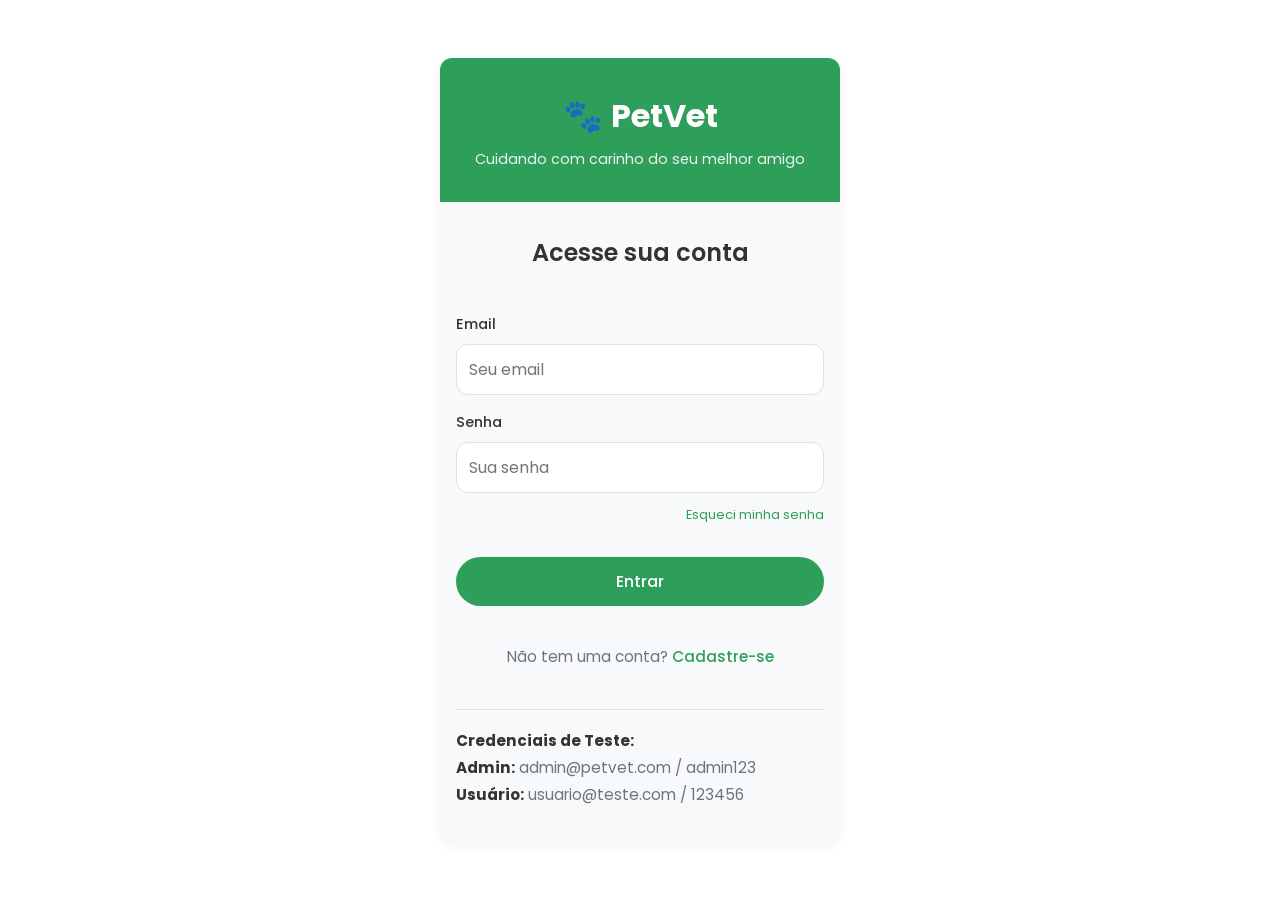
<file: index.html>
<!DOCTYPE html>
<html lang="pt-BR">
<head>
  <meta charset="UTF-8" />
  <meta name="viewport" content="width=device-width, initial-scale=1.0" />
  <title>PetVet - Tela Inicial</title>
  <link rel="icon" type="image/x-icon" href="favicon.ico" />
  <link rel="preconnect" href="https://fonts.googleapis.com" />
  <link rel="preconnect" href="https://fonts.gstatic.com" crossorigin />
  <link href="https://fonts.googleapis.com/css2?family=Poppins:wght@300;400;500;600;700&display=swap" rel="stylesheet" />
  <link rel="stylesheet" href="styles.css" />
  <style>
    :root {
      --cor-fundo: #ffffff;
      --cor-texto: #333333;
      --cor-primaria: #2e9e5b;
      --cor-primaria-hover: #25844c;
      --cor-primaria-clara: #e6f4ed;
      --cor-secundaria: #3aa0b9;
      --cor-borda: #e0e0e0;
      --cor-cartao: #f8f9fa;
      --cor-cartao-borda: #e9ecef;
      --cor-erro: #e74c3c;
      --cor-texto-suave: #6c757d;
      --sombra: rgba(0,0,0,.05);
      --sombra-hover: rgba(0,0,0,.1);
      --raio-borda: 12px;
      --espaco-sm: .5rem;
      --espaco-md: 1rem;
      --espaco-lg: 1.5rem;
      --transicao-rapida: .2s ease;
      --transicao-media: .3s ease;
    }

    body.escuro {
      --cor-fundo: #121212;
      --cor-texto: #f8f9fa;
      --cor-primaria: #3eb370;
      --cor-primaria-hover: #4cc985;
      --cor-primaria-clara: #1a3a2a;
      --cor-secundaria: #4db8d5;
      --cor-borda: #333333;
      --cor-cartao: #1e1e1e;
      --cor-cartao-borda: #333333;
      --cor-texto-suave: #adb5bd;
      --sombra: rgba(0,0,0,.2);
      --sombra-hover: rgba(0,0,0,.3);
    }

    *, *::before, *::after { box-sizing: border-box; margin: 0; padding: 0; }

    body {
      font-family: "Poppins", sans-serif;
      background-color: var(--cor-fundo);
      color: var(--cor-texto);
      line-height: 1.6;
      transition: background-color var(--transicao-media), color var(--transicao-media);
      -webkit-font-smoothing: antialiased;
    }

    .app {
      display: flex;
      flex-direction: column;
      min-height: 100vh;
    }

    .cabecalho {
      display: flex;
      align-items: center;
      justify-content: space-between;
      padding: var(--espaco-md);
      border-bottom: 1px solid var(--cor-borda);
      background-color: var(--cor-fundo);
      position: sticky;
      top: 0;
      z-index: 10;
      gap: var(--espaco-md);
    }

    .cabecalho h1 {
      font-size: 1.4rem;
      font-weight: 700;
      color: var(--cor-texto);
      margin: 0;
      line-height: 1;
    }

    .btn-sair-home {
      display: flex;
      align-items: center;
      gap: var(--espaco-sm);
      background-color: var(--cor-cartao);
      border: 1px solid var(--cor-borda);
      border-radius: 2rem;
      padding: .5rem 1rem;
      color: var(--cor-texto);
      font-family: "Poppins", sans-serif;
      font-size: .9rem;
      font-weight: 500;
      cursor: pointer;
      transition: all var(--transicao-rapida);
    }

    .btn-sair-home:hover {
      background-color: rgba(231,76,60,.1);
      color: var(--cor-erro);
      border-color: var(--cor-erro);
    }

    .btn-tema-home {
      width: 2.5rem;
      height: 2.5rem;
      border-radius: 50%;
      background: none;
      border: none;
      font-size: 1.2rem;
      display: flex;
      align-items: center;
      justify-content: center;
      cursor: pointer;
      transition: background-color var(--transicao-rapida);
    }

    .btn-tema-home:hover { background-color: var(--cor-cartao); }

    .conteudo-principal {
      flex: 1;
      padding: var(--espaco-md);
      width: 100%;
    }

    .grade-servicos {
      display: flex;
      flex-direction: column;
      gap: var(--espaco-md);
    }

    .coluna-servicos {
      display: flex;
      flex-direction: column;
      gap: var(--espaco-md);
    }

    @media (min-width: 768px) {
      .grade-servicos  { flex-direction: row; gap: var(--espaco-lg); }
      .coluna-servicos { flex: 1; }
    }

    .card-destaque {
      background-color: var(--cor-primaria-clara);
      border-radius: var(--raio-borda);
      padding: var(--espaco-lg);
      box-shadow: 0 2px 4px var(--sombra);
      border-left: 4px solid var(--cor-primaria);
      transition: all var(--transicao-media);
    }

    .card-destaque:hover {
      box-shadow: 0 4px 8px var(--sombra-hover);
      transform: translateY(-2px);
    }

    .card-servico {
      background-color: var(--cor-cartao);
      border: 1px solid var(--cor-cartao-borda);
      border-radius: var(--raio-borda);
      padding: var(--espaco-lg);
      box-shadow: 0 1px 3px var(--sombra);
      transition: all var(--transicao-media);
      cursor: pointer;
      min-height: 100px;
      display: flex;
      flex-direction: column;
      justify-content: center;
    }

    .card-servico:hover {
      box-shadow: 0 3px 6px var(--sombra-hover);
      transform: translateY(-2px);
    }

    .card-servico.card-secundario { border-left: 4px solid var(--cor-secundaria); cursor: default; }
    .card-api                     { border-left: 4px solid var(--cor-secundaria); }

    .titulo-card {
      display: flex;
      align-items: center;
      gap: var(--espaco-sm);
      font-size: 1.15rem;
      font-weight: 600;
      color: var(--cor-primaria);
      margin-bottom: var(--espaco-sm);
    }

    .titulo-servico {
      font-family: "Poppins", sans-serif;
      font-size: 1rem;
      font-weight: 600;
      margin-bottom: var(--espaco-sm);
      color: var(--cor-texto);
    }

    .descricao-card,
    .descricao-servico {
      font-family: "Poppins", sans-serif;
      font-size: .875rem;
      color: var(--cor-texto-suave);
      line-height: 1.45;
      margin-bottom: var(--espaco-md);
    }

    .botao-principal {
      font-family: "Poppins", sans-serif;
      background-color: var(--cor-primaria);
      color: #fff;
      border: none;
      border-radius: var(--raio-borda);
      padding: .8rem 1.5rem;
      font-size: 1rem;
      font-weight: 500;
      cursor: pointer;
      width: 100%;
      transition: background-color var(--transicao-rapida), transform var(--transicao-rapida);
    }

    .botao-principal:hover  { background-color: var(--cor-primaria-hover); transform: translateY(-1px); }
    .botao-principal:active { transform: scale(.98); }

    .carrossel {
      position: relative;
      overflow: hidden;
      border-radius: var(--raio-borda);
      margin-bottom: var(--espaco-lg);
      box-shadow: 0 2px 8px var(--sombra);
    }

    .carrossel-faixa {
      display: flex;
      transition: transform .45s ease;
    }

    .carrossel-slide {
      min-width: 100%;
      height: 195px;
      display: flex;
      flex-direction: column;
      align-items: center;
      justify-content: center;
      padding: var(--espaco-lg);
      text-align: center;
      user-select: none;
    }

    .carrossel-slide:nth-child(1) { background: linear-gradient(135deg,#2e9e5b,#1a7a43); }
    .carrossel-slide:nth-child(2) { background: linear-gradient(135deg,#3aa0b9,#1f7d99); }
    .carrossel-slide:nth-child(3) { background: linear-gradient(135deg,#7b52ab,#5a3888); }
    .carrossel-slide:nth-child(4) { background: linear-gradient(135deg,#e67e22,#c96b0f); }
    .carrossel-slide:nth-child(5) { background: linear-gradient(135deg,#e74c3c,#c0392b); }

    .slide-icone  { font-size: 2.5rem; margin-bottom: .4rem; line-height: 1; }
    .slide-titulo { font-family: "Poppins", sans-serif; font-size: 1.2rem; font-weight: 700; color: #fff; margin: 0 0 .3rem; }
    .slide-desc   { font-family: "Poppins", sans-serif; font-size: .875rem; color: rgba(255,255,255,.88); margin: 0; line-height: 1.4; }

    .carrossel-btn {
      position: absolute;
      top: 50%;
      transform: translateY(-50%);
      background: rgba(0,0,0,.3);
      border: none;
      color: #fff;
      width: 34px;
      height: 34px;
      border-radius: 50%;
      font-size: 1rem;
      cursor: pointer;
      display: flex;
      align-items: center;
      justify-content: center;
      transition: background var(--transicao-rapida);
      z-index: 2;
    }

    .carrossel-btn:hover { background: rgba(0,0,0,.55); }
    .carrossel-btn.prev  { left: 10px; }
    .carrossel-btn.next  { right: 10px; }

    .carrossel-pontos {
      position: absolute;
      bottom: 10px;
      left: 50%;
      transform: translateX(-50%);
      display: flex;
      gap: 6px;
    }

    .carrossel-pontos button {
      width: 8px;
      height: 8px;
      border-radius: 50%;
      border: none;
      padding: 0;
      background: rgba(255,255,255,.45);
      cursor: pointer;
      transition: background var(--transicao-rapida);
    }

    .carrossel-pontos button.ativo { background: #fff; }

    @media (min-width: 768px) {
      .carrossel-slide { height: 230px; }
      .slide-icone     { font-size: 3rem; }
      .slide-titulo    { font-size: 1.4rem; }
      .slide-desc      { font-size: .95rem; }
    }
  </style>
</head>
<body>
  <div class="app">

    <header class="cabecalho">
      <h1>🐾 PetVet</h1>
      <div style="display:flex;gap:1rem;align-items:center">
        <button class="btn-sair-home" onclick="sairPetVet()">
          <span>🚪</span>
          <span>Sair</span>
        </button>
        <button class="btn-tema-home" id="btn-tema" onclick="alternarTema()">🌙</button>
      </div>
    </header>

    <main class="conteudo-principal">

      <div class="carrossel" id="carrossel">
        <div class="carrossel-faixa" id="carrossel-faixa">
          <div class="carrossel-slide">
            <div class="slide-icone">🐾</div>
            <p class="slide-titulo">Bem-vindo ao PetVet</p>
            <p class="slide-desc">Cuidando com carinho do seu melhor amigo</p>
          </div>
          <div class="carrossel-slide">
            <div class="slide-icone">🩺</div>
            <p class="slide-titulo">Pronto Atendimento 24h</p>
            <p class="slide-desc">Veterinários disponíveis a qualquer hora para emergências</p>
          </div>
          <div class="carrossel-slide">
            <div class="slide-icone">💉</div>
            <p class="slide-titulo">Vacinação em Dia</p>
            <p class="slide-desc">Mantenha a carteira de vacinação do seu pet atualizada</p>
          </div>
          <div class="carrossel-slide">
            <div class="slide-icone">🔬</div>
            <p class="slide-titulo">Laboratório Completo</p>
            <p class="slide-desc">Exames rápidos com resultados online no mesmo dia</p>
          </div>
          <div class="carrossel-slide">
            <div class="slide-icone">🏥</div>
            <p class="slide-titulo">Internação e Cirurgia</p>
            <p class="slide-desc">Estrutura moderna com monitoramento contínuo</p>
          </div>
        </div>
        <button class="carrossel-btn prev" id="btn-prev" aria-label="Anterior">&#8592;</button>
        <button class="carrossel-btn next" id="btn-next" aria-label="Próximo">&#8594;</button>
        <div class="carrossel-pontos" id="carrossel-pontos"></div>
      </div>

      <div class="grade-servicos">

        <div class="coluna-servicos">
          <div class="card-destaque">
            <div class="titulo-card">
              <span>🩺</span> Pronto Atendimento
            </div>
            <p class="descricao-card">
              Seja atendido agora por um médico veterinário da Clínica Ricardo Duarte
            </p>
            <button class="botao-principal"
                    onclick="window.location.href='encontrar-veterinario.html'">
              Iniciar Atendimento
            </button>
          </div>

          <div class="card-servico"
               onclick="window.location.href='agendar-consulta.html'">
            <h3 class="titulo-servico">📅 Agendamento</h3>
            <p class="descricao-servico">Agende consultas, exames e outros serviços</p>
          </div>

          <div class="card-servico"
               onclick="window.location.href='resultados-exames.html'">
            <h3 class="titulo-servico">🔬 Resultados de Exames</h3>
            <p class="descricao-servico">Acesse e compartilhe seus resultados</p>
          </div>
        </div>

        <div class="coluna-servicos">
          <div class="card-servico card-secundario">
            <h2 class="titulo-card">
              <span>💚</span> Saúde do meu animal
            </h2>
            <p class="descricao-servico">Visualize o histórico médico completo do seu animal.</p>
          </div>

          <div class="card-servico"
               onclick="window.location.href='meu-prontuario.html'">
            <h3 class="titulo-servico">📋 Prontuário do seu Animal</h3>
            <p class="descricao-servico">Acompanhe documentos e tratamentos</p>
          </div>

          <div class="card-servico"
               onclick="window.location.href='importar-exames.html'">
            <h3 class="titulo-servico">📤 Importar Exames</h3>
            <p class="descricao-servico">Importe resultados de exames externos</p>
          </div>

          <div class="card-servico card-api"
               onclick="window.location.href='api-publica.html'">
            <h3 class="titulo-servico">🐕 Raças de Cães</h3>
            <p class="descricao-servico">Explore raças e fotos via API pública</p>
          </div>
        </div>

      </div>
    </main>
  </div>

  <script src="main.js"></script>
  <script>
    (function () {
      if (localStorage.getItem("petvet_tema") === "escuro") {
        document.body.classList.add("escuro");
      }
    })();

    function alternarTema() {
      document.body.classList.toggle("escuro");
      var escuro = document.body.classList.contains("escuro");
      localStorage.setItem("petvet_tema", escuro ? "escuro" : "claro");
      document.getElementById("btn-tema").textContent = escuro ? "☀️" : "🌙";
    }

    function sairPetVet() {
      localStorage.removeItem("petvet_usuario_logado");
      window.location.href = "login.html";
    }

    document.addEventListener("DOMContentLoaded", function () {
      var escuro = document.body.classList.contains("escuro");
      document.getElementById("btn-tema").textContent = escuro ? "☀️" : "🌙";

      if (window.petvet && !window.petvet.usuarioManager.estaLogado()) {
        window.location.href = "login.html";
        return;
      }

      initCarrossel();
    });

    function initCarrossel() {
      var faixa  = document.getElementById("carrossel-faixa");
      var slides = faixa.querySelectorAll(".carrossel-slide");
      var pontos = document.getElementById("carrossel-pontos");
      var total  = slides.length;
      var atual  = 0;
      var timer;

      slides.forEach(function (_, i) {
        var p = document.createElement("button");
        if (i === 0) p.classList.add("ativo");
        p.setAttribute("aria-label", "Slide " + (i + 1));
        p.addEventListener("click", function () { irParaSlide(i); reiniciarTimer(); });
        pontos.appendChild(p);
      });

      function irParaSlide(n) {
        atual = (n + total) % total;
        faixa.style.transform = "translateX(-" + (atual * 100) + "%)";
        pontos.querySelectorAll("button").forEach(function (p, i) {
          p.classList.toggle("ativo", i === atual);
        });
      }

      function avancar() { irParaSlide(atual + 1); }
      function voltar()  { irParaSlide(atual - 1); }

      function reiniciarTimer() {
        clearInterval(timer);
        timer = setInterval(avancar, 4000);
      }

      document.getElementById("btn-next").addEventListener("click", function () { avancar(); reiniciarTimer(); });
      document.getElementById("btn-prev").addEventListener("click", function () { voltar(); reiniciarTimer(); });

      var xInicio = 0;
      faixa.addEventListener("touchstart", function (e) { xInicio = e.touches[0].clientX; }, { passive: true });
      faixa.addEventListener("touchend", function (e) {
        var diff = xInicio - e.changedTouches[0].clientX;
        if (Math.abs(diff) > 40) { diff > 0 ? avancar() : voltar(); reiniciarTimer(); }
      });

      reiniciarTimer();
    }
  </script>
</body>
</html>
</file>
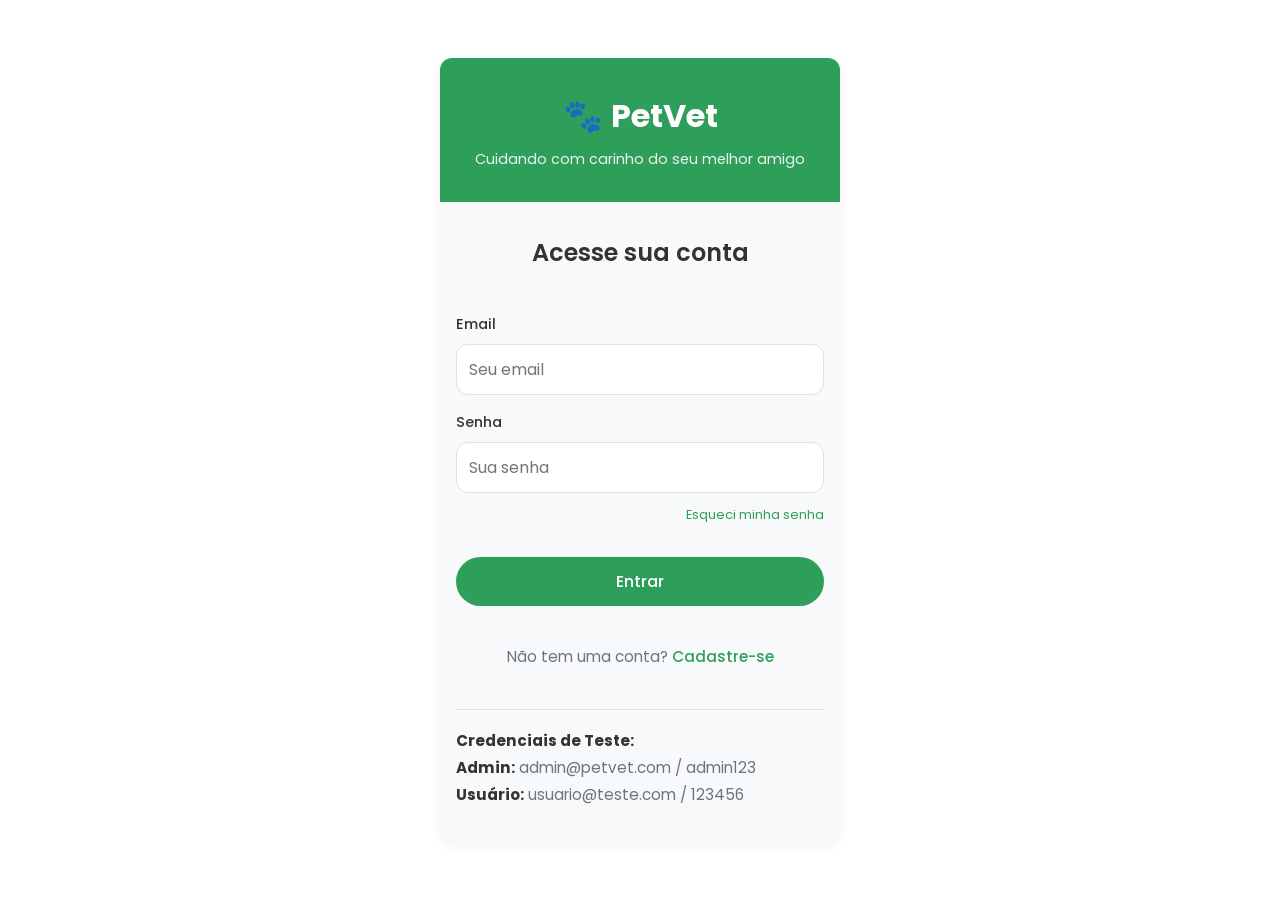
<file: admin-dashboard.html>
<!DOCTYPE html>
<html lang="pt-BR">
<head>
  <meta charset="UTF-8" />
  <meta name="viewport" content="width=device-width, initial-scale=1.0" />
  <title>PetVet - Painel Administrativo</title>
  <link rel="icon" type="image/x-icon" href="favicon.ico" />
  <link rel="stylesheet" href="styles.css" />
  <style>
    .dashboard-grid {
      display: grid;
      grid-template-columns: repeat(auto-fit, minmax(220px, 1fr));
      gap: var(--espaco-lg);
      margin-bottom: var(--espaco-lg);
    }

    .card-metrica {
      background-color: var(--cor-cartao);
      border-radius: var(--raio-borda);
      padding: var(--espaco-lg);
      box-shadow: 0 1px 3px var(--sombra);
      border-left: 4px solid var(--cor-primaria);
    }

    .card-metrica.consultas  { border-left-color: #3aa0b9; }
    .card-metrica.exames     { border-left-color: #f39c12; }
    .card-metrica.usuarios   { border-left-color: #27ae60; }
    .card-metrica.internacoes{ border-left-color: #e74c3c; }

    .metrica-icone   { font-size: 2rem; margin-bottom: var(--espaco-sm); }
    .metrica-titulo  { font-size: 0.9rem; color: var(--cor-texto-suave); margin: 0 0 var(--espaco-xs); text-transform: uppercase; }
    .metrica-valor   { font-size: 2rem; font-weight: 700; color: var(--cor-texto); margin: 0; }
    .metrica-mudanca { font-size: 0.85rem; color: var(--cor-sucesso); margin-top: var(--espaco-xs); }

    .abas {
      display: flex;
      gap: var(--espaco-md);
      margin-bottom: var(--espaco-lg);
      border-bottom: 2px solid var(--cor-borda);
      overflow-x: auto;
      -webkit-overflow-scrolling: touch;
    }

    .aba-botao {
      padding: var(--espaco-md) var(--espaco-lg);
      background: none;
      border: none;
      border-bottom: 3px solid transparent;
      color: var(--cor-texto-suave);
      cursor: pointer;
      font-weight: 600;
      transition: all var(--transicao-rapida);
      white-space: nowrap;
    }

    .aba-botao:hover   { color: var(--cor-primaria); }
    .aba-botao.ativo   { color: var(--cor-primaria); border-bottom-color: var(--cor-primaria); }

    .secao-aba         { display: none; }
    .secao-aba.ativa   { display: block; }

    .tabela-admin {
      width: 100%;
      border-collapse: collapse;
      background-color: var(--cor-cartao);
      border-radius: var(--raio-borda);
      overflow: hidden;
      box-shadow: 0 1px 3px var(--sombra);
    }

    .tabela-admin th {
      background-color: var(--cor-primaria-clara);
      color: var(--cor-texto);
      padding: 1rem;
      text-align: left;
      font-weight: 600;
    }

    .tabela-admin td {
      padding: 1rem;
      border-bottom: 1px solid var(--cor-borda);
      vertical-align: middle;
    }

    .tabela-admin tr:hover { background-color: var(--cor-fundo); }

    .botao-acao {
      padding: 0.4rem 0.8rem;
      border-radius: 4px;
      border: none;
      cursor: pointer;
      font-size: 0.85rem;
      font-family: "Poppins", sans-serif;
      margin-right: var(--espaco-xs);
      transition: all var(--transicao-rapida);
    }

    .botao-editar          { background-color: rgba(58,160,185,.2); color: var(--cor-secundaria); }
    .botao-editar:hover    { background-color: var(--cor-secundaria); color: white; }
    .botao-remover         { background-color: rgba(231,76,60,.2);  color: var(--cor-erro); }
    .botao-remover:hover   { background-color: var(--cor-erro);     color: white; }
    .botao-aprovar         { background-color: rgba(39,174,96,.2);  color: var(--cor-sucesso); }
    .botao-aprovar:hover   { background-color: var(--cor-sucesso);  color: white; }

    .status-badge {
      display: inline-block;
      padding: 0.35rem 0.8rem;
      border-radius: 20px;
      font-size: 0.8rem;
      font-weight: 600;
    }

    .status-ativo,
    .status-confirmado,
    .status-estavel      { background-color: rgba(39,174,96,.2);  color: var(--cor-sucesso); }
    .status-pendente,
    .status-recuperacao  { background-color: rgba(243,156,18,.2); color: var(--cor-aviso); }
    .status-inativo      { background-color: rgba(231,76,60,.2);  color: var(--cor-erro); }
    .status-processando  { background-color: rgba(58,160,185,.2); color: var(--cor-secundaria); }
    .secao-admin {
      background-color: var(--cor-cartao);
      border-radius: var(--raio-borda);
      padding: var(--espaco-lg);
      margin-bottom: var(--espaco-lg);
      box-shadow: 0 1px 3px var(--sombra);
    }

    .secao-admin h3 {
      margin-top: 0;
      color: var(--cor-primaria);
      margin-bottom: var(--espaco-lg);
    }

    .aba-header {
      display: flex;
      justify-content: space-between;
      align-items: center;
      flex-wrap: wrap;
      gap: var(--espaco-sm);
      margin-bottom: var(--espaco-md);
    }

    .aba-header h3 { margin: 0; color: var(--cor-primaria); }

    .botao-novo {
      background-color: var(--cor-primaria);
      color: white;
      border: none;
      border-radius: var(--raio-borda);
      padding: 0.6rem 1.2rem;
      font-family: "Poppins", sans-serif;
      font-size: 0.9rem;
      font-weight: 500;
      cursor: pointer;
      transition: background-color var(--transicao-rapida);
      white-space: nowrap;
    }

    .botao-novo:hover { background-color: var(--cor-primaria-hover); }

    .campo-busca {
      padding: 0.65rem 1rem;
      border: 1px solid var(--cor-borda);
      border-radius: var(--raio-borda);
      background-color: var(--cor-fundo);
      color: var(--cor-texto);
      font-family: "Poppins", sans-serif;
      font-size: 0.9rem;
      width: 100%;
      max-width: 340px;
      margin-bottom: var(--espaco-md);
      transition: border-color var(--transicao-rapida);
    }

    .campo-busca:focus {
      outline: none;
      border-color: var(--cor-primaria);
      box-shadow: 0 0 0 3px rgba(46,158,91,.1);
    }

    .info-total {
      font-size: 0.85rem;
      color: var(--cor-texto-suave);
      margin-top: var(--espaco-sm);
    }

    .overflow-x { overflow-x: auto; }

    .modal {
      display: none;
      position: fixed;
      top: 0; left: 0; right: 0; bottom: 0;
      background-color: rgba(0, 0, 0, 0.5);
      z-index: 1000;
      align-items: center;
      justify-content: center;
      padding: var(--espaco-md);
    }

    .modal.visivel { display: flex; }

    .modal-conteudo {
      background-color: var(--cor-cartao);
      border-radius: var(--raio-borda);
      padding: 2rem;
      max-width: 480px;
      width: 100%;
      max-height: 90vh;
      overflow-y: auto;
      box-shadow: 0 4px 12px var(--sombra-hover);
    }

    .modal-header {
      display: flex;
      justify-content: space-between;
      align-items: center;
      margin-bottom: 1.5rem;
      padding-bottom: 1rem;
      border-bottom: 1px solid var(--cor-borda);
    }

    .modal-header h2 { margin: 0; color: var(--cor-primaria); font-size: 1.2rem; }

    .botao-fechar-modal {
      background: none;
      border: none;
      font-size: 1.5rem;
      cursor: pointer;
      color: var(--cor-texto-suave);
      line-height: 1;
    }

    .modal-acoes {
      display: flex;
      gap: var(--espaco-md);
      margin-top: var(--espaco-lg);
    }

    .modal-acoes button { flex: 1; }

    .dica-campo {
      font-size: 0.78rem;
      color: var(--cor-texto-suave);
      margin-top: 4px;
    }

    @media (max-width: 768px) {
      .dashboard-grid { grid-template-columns: repeat(2, 1fr); }
      .tabela-admin   { font-size: 0.9rem; }
      .tabela-admin th,
      .tabela-admin td { padding: 0.7rem; }
    }
  </style>
</head>
<body>
  <div class="app">

    <header class="cabecalho">
      <h1>📊 Painel Administrativo</h1>
      <div style="display:flex; gap:1rem; align-items:center">
        <button class="botao-logout-usuario">
          <span class="icone-logout">🚪</span>
          <span class="texto-logout">Sair</span>
        </button>
        <button class="botao-tema">🌙</button>
      </div>
    </header>

    <!-- Conteúdo Principal -->
    <main class="conteudo-principal">
      <div class="dashboard-grid">
        <div class="card-metrica consultas">
          <div class="metrica-icone">📅</div>
          <p class="metrica-titulo">Consultas Hoje</p>
          <p class="metrica-valor">12</p>
          <p class="metrica-mudanca">↑ 3 em relação a ontem</p>
        </div>
        <div class="card-metrica exames">
          <div class="metrica-icone">🔬</div>
          <p class="metrica-titulo">Exames Pendentes</p>
          <p class="metrica-valor">8</p>
          <p class="metrica-mudanca">Processando...</p>
        </div>
        <div class="card-metrica usuarios">
          <div class="metrica-icone">👥</div>
          <p class="metrica-titulo">Usuários Ativos</p>
          <p class="metrica-valor" id="metrica-usuarios">—</p>
          <p class="metrica-mudanca">Cadastros no sistema</p>
        </div>
        <div class="card-metrica internacoes">
          <div class="metrica-icone">🏥</div>
          <p class="metrica-titulo">Internações Ativas</p>
          <p class="metrica-valor">5</p>
          <p class="metrica-mudanca">Todas estáveis</p>
        </div>
      </div>
      <div class="secao-admin">
        <div class="abas">
          <button class="aba-botao ativo" onclick="mudarAba('consultas', this)">📋 Consultas</button>
          <button class="aba-botao"       onclick="mudarAba('exames', this)">🔬 Exames</button>
          <button class="aba-botao"       onclick="mudarAba('usuarios', this)">👥 Pessoas</button>
          <button class="aba-botao"       onclick="mudarAba('internacoes', this)">🏥 Internações</button>
        </div>

        <div id="aba-consultas" class="secao-aba ativa">
          <h3>Consultas Agendadas</h3>
          <table class="tabela-admin">
            <thead>
              <tr>
                <th>Proprietário</th><th>Animal</th><th>Data/Hora</th>
                <th>Veterinário</th><th>Status</th><th>Ações</th>
              </tr>
            </thead>
            <tbody id="corpo-consultas"></tbody>
          </table>
        </div>

        <div id="aba-exames" class="secao-aba">
          <h3>Exames para Processar</h3>
          <table class="tabela-admin">
            <thead>
              <tr>
                <th>Animal</th><th>Tipo</th><th>Data Solicitação</th>
                <th>Status</th><th>Ações</th>
              </tr>
            </thead>
            <tbody id="corpo-exames"></tbody>
          </table>
        </div>

        <!--(CRUD) -->
        <div id="aba-usuarios" class="secao-aba">
          <div class="aba-header">
            <h3>Cadastro de Pessoas</h3>
            <button class="botao-novo" onclick="abrirModal()">+ Nova Pessoa</button>
          </div>

          <input type="text" id="busca-usuario" class="campo-busca"
                 placeholder="🔍 Buscar por nome ou e-mail..."
                 oninput="renderizarUsuarios()" />

          <div class="overflow-x">
            <table class="tabela-admin">
              <thead>
                <tr>
                  <th>Nome</th><th>E-mail</th><th>CPF</th>
                  <th>Telefone</th><th>Tipo</th><th>Status</th><th>Ações</th>
                </tr>
              </thead>
              <tbody id="corpo-usuarios"></tbody>
            </table>
          </div>
          <p class="info-total" id="total-usuarios"></p>
        </div>

        <div id="aba-internacoes" class="secao-aba">
          <h3>Internações Ativas</h3>
          <table class="tabela-admin">
            <thead>
              <tr>
                <th>Animal</th><th>Motivo</th><th>Data Entrada</th>
                <th>Médico Responsável</th><th>Status</th><th>Ações</th>
              </tr>
            </thead>
            <tbody id="corpo-internacoes"></tbody>
          </table>
        </div>
      </div>

    </main>
  </div>

  <!-- Modal CRUD -->
  <div id="modal-pessoa" class="modal">
    <div class="modal-conteudo">
      <div class="modal-header">
        <h2 id="modal-titulo">Nova Pessoa</h2>
        <button class="botao-fechar-modal" onclick="fecharModal()">✕</button>
      </div>

      <div id="modal-msg-erro" class="mensagem-erro hidden"></div>

      <form id="form-pessoa" onsubmit="salvarPessoa(event)" novalidate>
        <input type="hidden" id="pessoa-id" />

        <div class="campo-formulario">
          <label for="p-nome">Nome completo *</label>
          <input type="text" id="p-nome" placeholder="Nome completo" required />
        </div>

        <div class="campo-formulario">
          <label for="p-email">E-mail *</label>
          <input type="email" id="p-email" placeholder="email@exemplo.com" required />
        </div>

        <div class="campo-formulario">
          <label for="p-cpf">CPF</label>
          <input type="text" id="p-cpf" maxlength="14"
                 placeholder="000.000.000-00"
                 oninput="mascaraCPF(this)" />
        </div>

        <div class="campo-formulario">
          <label for="p-telefone">Telefone</label>
          <input type="text" id="p-telefone" maxlength="15"
                 placeholder="(00) 00000-0000"
                 oninput="mascaraTel(this)" />
        </div>

        <div class="campo-formulario">
          <label for="p-tipo">Tipo</label>
          <select id="p-tipo">
            <option value="usuario">Usuário</option>
            <option value="admin">Admin</option>
          </select>
        </div>

        <div class="campo-formulario">
          <label for="p-status">Status</label>
          <select id="p-status">
            <option value="ativo">Ativo</option>
            <option value="inativo">Inativo</option>
          </select>
        </div>

        <div class="campo-formulario">
          <label for="p-senha">Senha *</label>
          <input type="password" id="p-senha" placeholder="Mínimo 6 caracteres" />
          <span class="dica-campo" id="hint-senha"></span>
        </div>

        <div class="modal-acoes">
          <button type="button" class="botao-secundario" onclick="fecharModal()">Cancelar</button>
          <button type="submit" class="botao-principal">Salvar</button>
        </div>
      </form>
    </div>
  </div>

  <script src="main.js"></script>
  <script>
    const consultas = [
      { id:1, proprietario:"João Silva",   animal:"Fluffy", dataHora:"2025-04-27 14:30", veterinario:"Dr. João",   status:"confirmado" },
      { id:2, proprietario:"Maria Santos", animal:"Rex",    dataHora:"2025-04-27 15:00", veterinario:"Dra. Maria", status:"pendente"   },
    ];
    const exames = [
      { id:1, animal:"Fluffy", tipo:"Exame de Sangue", dataSolicitacao:"2025-04-25" },
      { id:2, animal:"Rex",    tipo:"Radiografia",     dataSolicitacao:"2025-04-24" },
    ];
    const internacoes = [
      { id:1, animal:"Fluffy",  motivo:"Gastroenterite", dataEntrada:"2025-04-20", medico:"Dr. João", status:"estavel"     },
      { id:2, animal:"Bolinha", motivo:"Pós-operatório", dataEntrada:"2025-04-15", medico:"Dra. Ana", status:"recuperacao" },
    ];

    document.addEventListener("DOMContentLoaded", function () {
      if (!window.petvet.usuarioManager.estaLogado()) { window.location.href = "login.html"; return; }
      if (!window.petvet.usuarioManager.isAdmin())    { window.location.href = "index.html";  return; }
      renderizarConsultas();
      renderizarExames();
      renderizarInternacoes();
      renderizarUsuarios();
    });

    // ── Abas ──────────────────────────────────────────────────
    function mudarAba(id, btn) {
      document.querySelectorAll(".secao-aba").forEach(a => a.classList.remove("ativa"));
      document.querySelectorAll(".aba-botao").forEach(b => b.classList.remove("ativo"));
      document.getElementById("aba-" + id).classList.add("ativa");
      btn.classList.add("ativo");
      if (id === "usuarios") renderizarUsuarios();
    }

    // ── Render: Consultas ─────────────────────────────────────
    function renderizarConsultas() {
      document.getElementById("corpo-consultas").innerHTML = consultas.map(c => `
        <tr>
          <td>${c.proprietario}</td>
          <td>${c.animal}</td>
          <td>${c.dataHora}</td>
          <td>${c.veterinario}</td>
          <td><span class="status-badge status-${c.status}">${cap(c.status)}</span></td>
          <td>
            <button class="botao-acao botao-editar"  onclick="alert('Editar consulta #${c.id}')">Editar</button>
            <button class="botao-acao botao-remover" onclick="alert('Cancelar consulta #${c.id}')">Cancelar</button>
          </td>
        </tr>`).join("");
    }

    // ── Render: Exames ────────────────────────────────────────
    function renderizarExames() {
      document.getElementById("corpo-exames").innerHTML = exames.map(e => `
        <tr>
          <td>${e.animal}</td>
          <td>${e.tipo}</td>
          <td>${new Date(e.dataSolicitacao).toLocaleDateString("pt-BR")}</td>
          <td><span class="status-badge status-processando">Processando</span></td>
          <td><button class="botao-acao botao-aprovar" onclick="alert('Exame #${e.id} finalizado')">Finalizar</button></td>
        </tr>`).join("");
    }

    // ── Render: Internações ───────────────────────────────────
    function renderizarInternacoes() {
      document.getElementById("corpo-internacoes").innerHTML = internacoes.map(i => `
        <tr>
          <td>${i.animal}</td>
          <td>${i.motivo}</td>
          <td>${new Date(i.dataEntrada).toLocaleDateString("pt-BR")}</td>
          <td>${i.medico}</td>
          <td><span class="status-badge status-${i.status}">${cap(i.status)}</span></td>
          <td>
            <button class="botao-acao botao-editar"  onclick="alert('Editar internação #${i.id}')">Editar</button>
            <button class="botao-acao botao-remover" onclick="alert('Alta #${i.id}')">Alta</button>
          </td>
        </tr>`).join("");
    }

    // ════════════════════════════════════════════════════════
    //  CRUD de Pessoas
    // ════════════════════════════════════════════════════════

    // READ
    function renderizarUsuarios() {
      const termo    = (document.getElementById("busca-usuario")?.value || "").toLowerCase();
      const logadoId = window.petvet.usuarioManager.getUsuarioAtual()?.id;
      const lista    = window.petvet.usuarioManager.getUsuarios().filter(u =>
        u.nome.toLowerCase().includes(termo) || u.email.toLowerCase().includes(termo)
      );
      const corpo = document.getElementById("corpo-usuarios");

      corpo.innerHTML = lista.length
        ? lista.map(u => `
            <tr>
              <td><strong>${u.nome}</strong></td>
              <td>${u.email}</td>
              <td>${u.cpf || "—"}</td>
              <td>${u.telefone || "—"}</td>
              <td>${cap(u.tipo)}</td>
              <td><span class="status-badge status-${u.status}">${cap(u.status)}</span></td>
              <td>
                <button class="botao-acao botao-editar" onclick="abrirModalEdicao(${u.id})">Editar</button>
                ${u.id !== logadoId
                  ? `<button class="botao-acao botao-remover" onclick="deletarPessoa(${u.id})">Excluir</button>`
                  : `<span style="font-size:.75rem;color:var(--cor-texto-suave)">(você)</span>`}
              </td>
            </tr>`).join("")
        : `<tr><td colspan="7" style="text-align:center;padding:2rem;color:var(--cor-texto-suave)">
             Nenhuma pessoa encontrada.</td></tr>`;

      const total = document.getElementById("total-usuarios");
      if (total) total.textContent = lista.length + " pessoa(s) encontrada(s)";

      const metrica = document.getElementById("metrica-usuarios");
      if (metrica) {
        const ativos = window.petvet.usuarioManager.getUsuarios().filter(u => u.status === "ativo").length;
        metrica.textContent = ativos;
      }
    }

    // OPEN MODAL — create
    function abrirModal() {
      limparModal();
      document.getElementById("modal-titulo").textContent = "Nova Pessoa";
      document.getElementById("p-senha").required = true;
      document.getElementById("hint-senha").textContent = "";
      document.getElementById("modal-pessoa").classList.add("visivel");
    }

    // OPEN MODAL — edit
    function abrirModalEdicao(id) {
      const u = window.petvet.usuarioManager.getUsuarios().find(u => u.id === id);
      if (!u) return;
      limparModal();
      document.getElementById("modal-titulo").textContent    = "Editar Pessoa";
      document.getElementById("pessoa-id").value             = u.id;
      document.getElementById("p-nome").value                = u.nome;
      document.getElementById("p-email").value               = u.email;
      document.getElementById("p-cpf").value                 = u.cpf      || "";
      document.getElementById("p-telefone").value            = u.telefone || "";
      document.getElementById("p-tipo").value                = u.tipo;
      document.getElementById("p-status").value              = u.status;
      document.getElementById("p-senha").required            = false;
      document.getElementById("hint-senha").textContent      = "Deixe em branco para manter a senha atual.";
      document.getElementById("modal-pessoa").classList.add("visivel");
    }

    function limparModal() {
      document.getElementById("pessoa-id").value  = "";
      document.getElementById("p-nome").value     = "";
      document.getElementById("p-email").value    = "";
      document.getElementById("p-cpf").value      = "";
      document.getElementById("p-telefone").value = "";
      document.getElementById("p-tipo").value     = "usuario";
      document.getElementById("p-status").value   = "ativo";
      document.getElementById("p-senha").value    = "";
      document.getElementById("modal-msg-erro").classList.add("hidden");
    }

    function fecharModal() {
      document.getElementById("modal-pessoa").classList.remove("visivel");
    }

    document.getElementById("modal-pessoa").addEventListener("click", function (e) {
      if (e.target === this) fecharModal();
    });

    // SAVE
    function salvarPessoa(event) {
      event.preventDefault();
      const msgErro = document.getElementById("modal-msg-erro");
      msgErro.classList.add("hidden");

      const id    = document.getElementById("pessoa-id").value;
      const nome  = document.getElementById("p-nome").value.trim();
      const email = document.getElementById("p-email").value.trim();
      const cpf   = document.getElementById("p-cpf").value;
      const tel   = document.getElementById("p-telefone").value;
      const tipo  = document.getElementById("p-tipo").value;
      const stat  = document.getElementById("p-status").value;
      const senha = document.getElementById("p-senha").value;

      if (!nome || !email) {
        msgErro.textContent = "Nome e e-mail são obrigatórios.";
        msgErro.classList.remove("hidden");
        return;
      }

      if (id) {
        const dados = { nome, email, cpf, telefone: tel, tipo, status: stat };
        if (senha) dados.senha = senha;
        if (!window.petvet.usuarioManager.atualizar(Number(id), dados)) {
          msgErro.textContent = "Erro ao atualizar pessoa.";
          msgErro.classList.remove("hidden");
          return;
        }
      } else {
        if (!senha || senha.length < 6) {
          msgErro.textContent = "Informe uma senha com pelo menos 6 caracteres.";
          msgErro.classList.remove("hidden");
          return;
        }
        const res = window.petvet.usuarioManager.cadastrar({ nome, email, cpf, telefone: tel, tipo, status: stat, senha });
        if (!res.sucesso) {
          msgErro.textContent = res.mensagem;
          msgErro.classList.remove("hidden");
          return;
        }
      }

      fecharModal();
      renderizarUsuarios();
    }

    // DELETE
    function deletarPessoa(id) {
      const u = window.petvet.usuarioManager.getUsuarios().find(u => u.id === id);
      if (!u) return;
      if (!confirm(`Excluir "${u.nome}"?\nEsta ação não pode ser desfeita.`)) return;
      window.petvet.usuarioManager.deletar(id);
      renderizarUsuarios();
    }

    // ── Máscaras ──────────────────────────────────────────────
    function mascaraCPF(input) {
      let v = input.value.replace(/\D/g, "").slice(0, 11);
      if (v.length > 9)      v = v.replace(/^(\d{3})(\d{3})(\d{3})(\d{0,2})/, "$1.$2.$3-$4");
      else if (v.length > 6) v = v.replace(/^(\d{3})(\d{3})(\d{0,3})/, "$1.$2.$3");
      else if (v.length > 3) v = v.replace(/^(\d{3})(\d{0,3})/, "$1.$2");
      input.value = v;
    }

    function mascaraTel(input) {
      let v = input.value.replace(/\D/g, "").slice(0, 11);
      if (v.length > 10)     v = v.replace(/^(\d{2})(\d{5})(\d{4})/, "($1) $2-$3");
      else if (v.length > 6) v = v.replace(/^(\d{2})(\d{4,5})(\d{0,4})/, "($1) $2-$3");
      else if (v.length > 2) v = v.replace(/^(\d{2})(\d{0,5})/, "($1) $2");
      else if (v.length > 0) v = v.replace(/^(\d{0,2})/, "($1");
      input.value = v;
    }

    // ── Utilitário ────────────────────────────────────────────
    function cap(s) { return s ? s.charAt(0).toUpperCase() + s.slice(1) : ""; }
  </script>
</body>
</html>
</file>
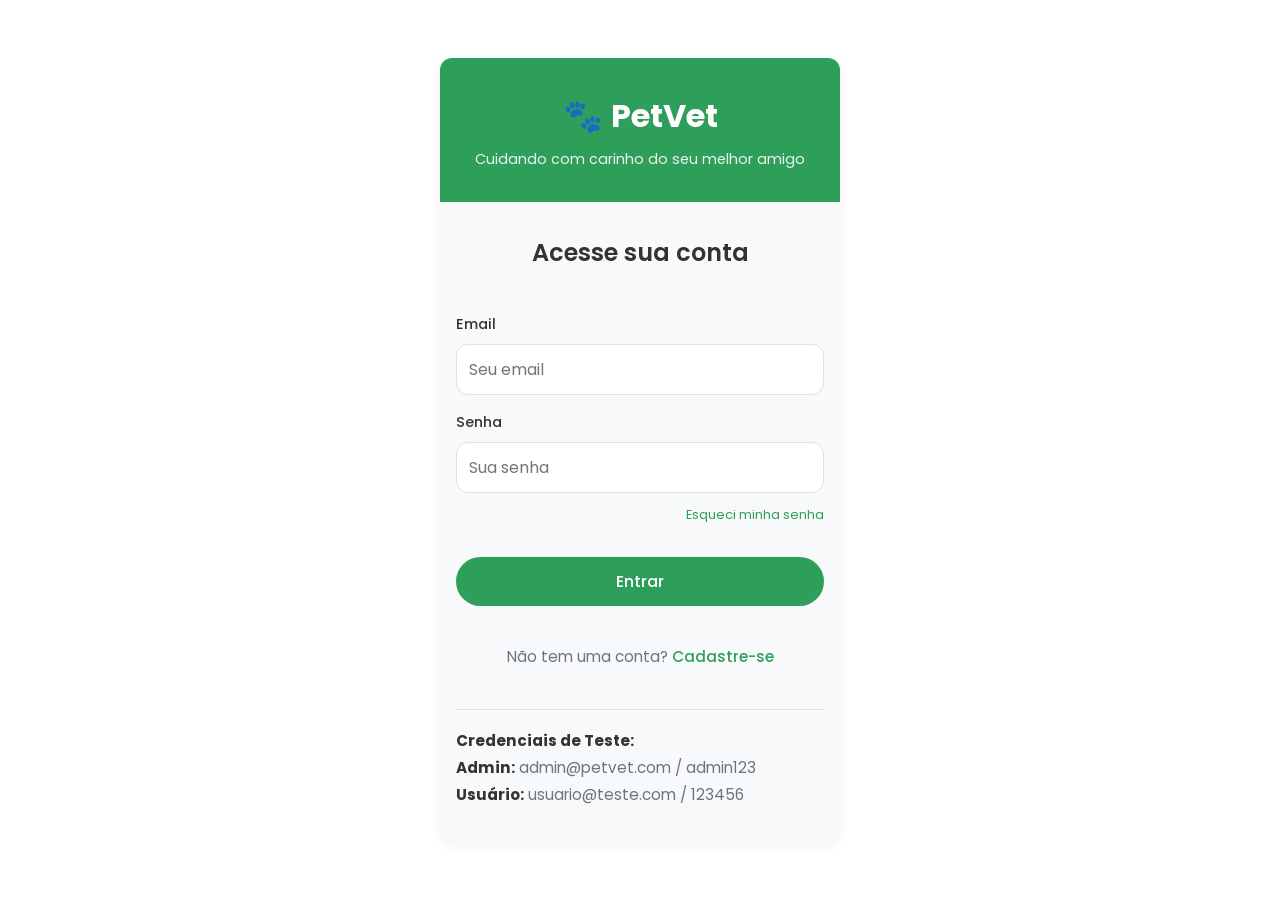
<file: agendar-consulta.html>
<!DOCTYPE html>
<html lang="pt-BR">
<head>
  <meta charset="UTF-8" />
  <meta name="viewport" content="width=device-width, initial-scale=1.0" />
  <title>PetVet - Agendar Consulta</title>
  <link rel="icon" type="image/x-icon" href="favicon.ico" />
  <link rel="stylesheet" href="styles.css" />
  <style>
    .form-agendamento {
      max-width: 600px;
      margin: 0 auto;
    }

    .section-form {
      background-color: var(--cor-cartao);
      border-radius: var(--raio-borda);
      padding: var(--espaco-lg);
      margin-bottom: var(--espaco-lg);
      box-shadow: 0 1px 3px var(--sombra);
    }

    .section-form h3 {
      margin-top: 0;
      color: var(--cor-primaria);
      margin-bottom: var(--espaco-md);
    }

    .row-dois-colunas {
      display: grid;
      grid-template-columns: 1fr 1fr;
      gap: var(--espaco-md);
    }

    @media (max-width: 600px) {
      .row-dois-colunas {
        grid-template-columns: 1fr;
      }
    }

    .botoes-acao {
      display: flex;
      gap: var(--espaco-md);
      margin-top: var(--espaco-lg);
    }

    .botoes-acao button {
      flex: 1;
    }

    .botoes-acao .botao-secundario {
      background-color: var(--cor-cartao);
    }
  </style>
</head>
<body>
  <div class="app">
    <!-- Cabeçalho -->
    <header class="cabecalho">
      <a href="#" data-navegar="/" class="botao-voltar">
        <span class="seta-voltar">←</span>
      </a>
      <h1>Agendar Consulta</h1>
      <button class="botao-tema">🌙</button>
    </header>

    <!-- Conteúdo Principal -->
    <main class="conteudo-principal">
      <div class="form-agendamento">
        <form id="form-agendamento" onsubmit="handleAgendarConsulta(event)">
          <!-- Informações do Animal -->
          <section class="section-form">
            <h3>📋 Informações do Animal</h3>

            <div class="campo-formulario">
              <label for="animal-nome">Nome do Animal</label>
              <input
                type="text"
                id="animal-nome"
                name="animal-nome"
                placeholder="Ex: Fluffy"
                required
              />
            </div>

            <div class="row-dois-colunas">
              <div class="campo-formulario">
                <label for="animal-tipo">Tipo</label>
                <select id="animal-tipo" name="animal-tipo" required>
                  <option value="">Selecionar</option>
                  <option value="cao">Cão</option>
                  <option value="gato">Gato</option>
                  <option value="ave">Ave</option>
                  <option value="roedor">Roedor</option>
                  <option value="outro">Outro</option>
                </select>
              </div>

              <div class="campo-formulario">
                <label for="animal-idade">Idade (anos)</label>
                <input type="number" id="animal-idade" name="animal-idade" min="0" max="50" />
              </div>
            </div>

            <div class="campo-formulario">
              <label for="animal-descricao">Descrição do problema</label>
              <textarea
                id="animal-descricao"
                name="animal-descricao"
                placeholder="Descreva os sintomas ou o motivo da consulta"
                required
              ></textarea>
            </div>
          </section>

          <!-- Data e Hora -->
          <section class="section-form">
            <h3>📅 Data e Hora</h3>

            <div class="row-dois-colunas">
              <div class="campo-formulario">
                <label for="consulta-data">Data</label>
                <input type="date" id="consulta-data" name="consulta-data" required />
              </div>

              <div class="campo-formulario">
                <label for="consulta-hora">Hora</label>
                <input type="time" id="consulta-hora" name="consulta-hora" required />
              </div>
            </div>

            <div class="campo-formulario">
              <label for="consulta-tipo">Tipo de Consulta</label>
              <select id="consulta-tipo" name="consulta-tipo" required>
                <option value="">Selecionar</option>
                <option value="rotina">Consulta de Rotina</option>
                <option value="urgencia">Emergência</option>
                <option value="vacinacao">Vacinação</option>
                <option value="checkup">Check-up</option>
                <option value="outro">Outro</option>
              </select>
            </div>
          </section>

          <!-- Informações de Contato -->
          <section class="section-form">
            <h3>📞 Informações de Contato</h3>

            <div class="campo-formulario">
              <label for="contato-telefone">Telefone</label>
              <input
                type="tel"
                id="contato-telefone"
                name="contato-telefone"
                placeholder="(XX) XXXXX-XXXX"
                required
              />
            </div>

            <div class="campo-formulario">
              <label for="contato-email">Email</label>
              <input
                type="email"
                id="contato-email"
                name="contato-email"
                placeholder="seu@email.com"
                required
              />
            </div>

            <div class="campo-formulario">
              <label for="contato-observacoes">Observações adicionais</label>
              <textarea
                id="contato-observacoes"
                name="contato-observacoes"
                placeholder="Alergias conhecidas, medicamentos, etc."
              ></textarea>
            </div>
          </section>

          <!-- Botões de Ação -->
          <div class="botoes-acao">
            <button type="button" class="botao-secundario" onclick="window.petvet.irPara('/')">
              Cancelar
            </button>
            <button type="submit" class="botao-principal" id="botao-agendar">
              Agendar Consulta
            </button>
          </div>
        </form>
      </div>
    </main>
  </div>

  <script src="main.js"></script>
  <script>
    document.addEventListener("DOMContentLoaded", function () {
      if (!window.petvet.usuarioManager.estaLogado()) {
        window.location.href = "login.html";
      }
    });

    function handleAgendarConsulta(event) {
      event.preventDefault();

      const formData = {
        animal: {
          nome: document.getElementById("animal-nome").value,
          tipo: document.getElementById("animal-tipo").value,
          idade: document.getElementById("animal-idade").value,
          descricao: document.getElementById("animal-descricao").value,
        },
        consulta: {
          data: document.getElementById("consulta-data").value,
          hora: document.getElementById("consulta-hora").value,
          tipo: document.getElementById("consulta-tipo").value,
        },
        contato: {
          telefone: document.getElementById("contato-telefone").value,
          email: document.getElementById("contato-email").value,
          observacoes: document.getElementById("contato-observacoes").value,
        },
      };

      console.log("Agendamento:", formData);

      // Salvar em localStorage
      const agendamentos = JSON.parse(localStorage.getItem("agendamentos") || "[]");
      agendamentos.push({
        ...formData,
        dataAgendamento: new Date().toISOString(),
        status: "pendente",
      });
      localStorage.setItem("agendamentos", JSON.stringify(agendamentos));

      // Mostrar mensagem de sucesso
      alert("Consulta agendada com sucesso!");
      window.petvet.irPara("/");
    }
  </script>
</body>
</html>
</file>
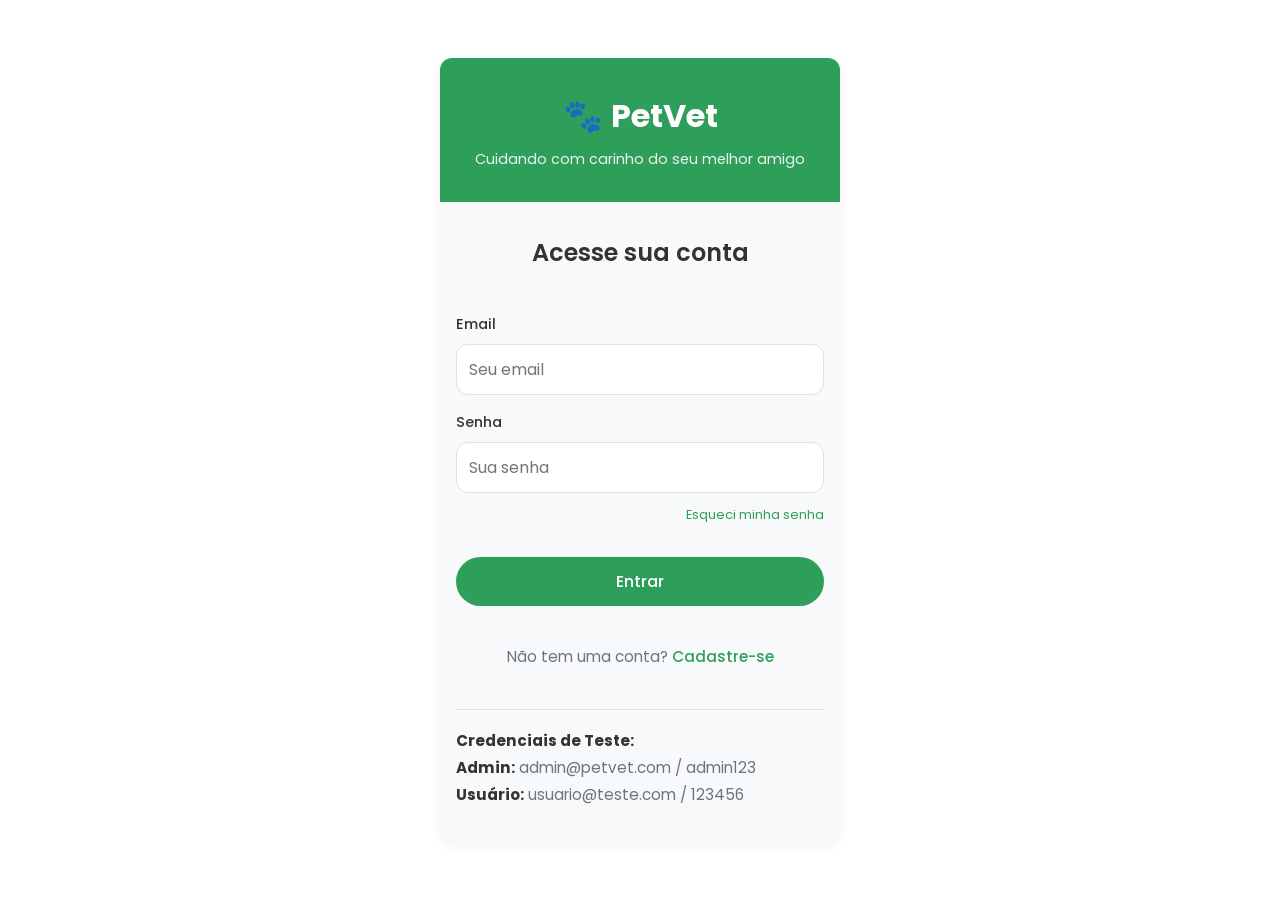
<file: api-publica.html>
<!DOCTYPE html>
<html lang="pt-BR">
<head>
  <meta charset="UTF-8" />
  <meta name="viewport" content="width=device-width, initial-scale=1.0" />
  <title>PetVet - Raças de Cães</title>
  <link rel="icon" type="image/x-icon" href="favicon.ico" />
  <link rel="stylesheet" href="styles.css" />
  <style>
    .raca-destaque {
      background-color: var(--cor-cartao);
      border-radius: var(--raio-borda);
      padding: var(--espaco-lg);
      margin-bottom: var(--espaco-lg);
      box-shadow: 0 1px 3px var(--sombra);
      border-left: 4px solid var(--cor-primaria);
      display: flex;
      gap: var(--espaco-lg);
      align-items: center;
      flex-wrap: wrap;
    }

    .foto-destaque {
      width: 110px;
      height: 110px;
      border-radius: var(--raio-borda);
      object-fit: cover;
      background-color: var(--cor-borda);
      flex-shrink: 0;
    }

    .foto-destaque-placeholder {
      width: 110px;
      height: 110px;
      border-radius: var(--raio-borda);
      background-color: var(--cor-primaria-clara);
      display: flex;
      align-items: center;
      justify-content: center;
      font-size: 3.5rem;
      flex-shrink: 0;
    }

    .info-destaque {
      flex: 1;
    }

    .info-destaque .badge-api {
      display: inline-flex;
      align-items: center;
      gap: 6px;
      background-color: var(--cor-primaria-clara);
      color: var(--cor-primaria);
      border-radius: 20px;
      padding: 0.25rem 0.75rem;
      font-size: 0.78rem;
      font-weight: 600;
      margin-bottom: var(--espaco-sm);
    }

    .info-destaque h2 {
      margin: 0 0 var(--espaco-xs);
      text-transform: capitalize;
    }

    .info-destaque p {
      margin: 0 0 var(--espaco-md);
    }

    .filtros-busca {
      background-color: var(--cor-cartao);
      border-radius: var(--raio-borda);
      padding: var(--espaco-lg);
      margin-bottom: var(--espaco-lg);
      box-shadow: 0 1px 3px var(--sombra);
    }

    .filtros-busca h2 {
      margin-bottom: var(--espaco-md);
    }

    .grid-filtros {
      display: grid;
      grid-template-columns: 1fr auto;
      gap: var(--espaco-md);
      align-items: flex-end;
    }

    @media (max-width: 500px) {
      .grid-filtros { grid-template-columns: 1fr; }
    }

    .grid-racas {
      display: grid;
      grid-template-columns: repeat(auto-fill, minmax(240px, 1fr));
      gap: var(--espaco-lg);
      margin-bottom: var(--espaco-lg);
    }

    .card-raca {
      background-color: var(--cor-cartao);
      border: 1px solid var(--cor-cartao-borda);
      border-radius: var(--raio-borda);
      padding: var(--espaco-lg);
      box-shadow: 0 1px 3px var(--sombra);
      transition: all var(--transicao-media);
      cursor: pointer;
    }

    .card-raca:hover {
      box-shadow: 0 3px 6px var(--sombra-hover);
      transform: translateY(-2px);
    }

    .thumbnail-raca {
      width: 100%;
      height: 140px;
      object-fit: cover;
      border-radius: calc(var(--raio-borda) - 4px);
      margin-bottom: var(--espaco-md);
      background-color: var(--cor-primaria-clara);
      display: block;
    }

    .thumbnail-placeholder {
      width: 100%;
      height: 140px;
      border-radius: calc(var(--raio-borda) - 4px);
      margin-bottom: var(--espaco-md);
      background-color: var(--cor-primaria-clara);
      display: flex;
      align-items: center;
      justify-content: center;
      font-size: 3.5rem;
    }

    .card-raca h3 {
      margin-bottom: var(--espaco-xs);
      text-transform: capitalize;
    }

    .subraca-tag {
      display: inline-block;
      background-color: rgba(46, 158, 91, 0.15);
      color: var(--cor-primaria);
      padding: 0.2rem 0.6rem;
      border-radius: 20px;
      font-size: 0.78rem;
      margin-right: var(--espaco-xs);
      margin-bottom: var(--espaco-xs);
      text-transform: capitalize;
    }

    .botao-ver-fotos {
      width: 100%;
      margin-top: var(--espaco-md);
    }

    .sem-resultados {
      text-align: center;
      padding: var(--espaco-xl);
      color: var(--cor-texto-suave);
      grid-column: 1 / -1;
    }

    .sem-resultados-icone {
      font-size: 3rem;
      margin-bottom: var(--espaco-md);
    }

    .skeleton {
      background: linear-gradient(
        90deg,
        var(--cor-borda) 25%,
        var(--cor-cartao-borda) 50%,
        var(--cor-borda) 75%
      );
      background-size: 200% 100%;
      animation: shimmer 1.2s infinite;
      border-radius: var(--raio-borda);
    }

    @keyframes shimmer {
      0%   { background-position: 200% 0; }
      100% { background-position: -200% 0; }
    }

    .skeleton-card {
      height: 280px;
    }

    /* ── Contador ────────────────────────────────────────────── */
    .contador-resultados {
      font-size: 0.85rem;
      color: var(--cor-texto-suave);
      margin-bottom: var(--espaco-md);
    }

    .modal {
      display: none;
      position: fixed;
      top: 0; left: 0; right: 0; bottom: 0;
      background-color: rgba(0, 0, 0, 0.5);
      z-index: 1000;
      align-items: flex-start;
      justify-content: center;
      padding: var(--espaco-lg);
      overflow-y: auto;
    }

    .modal.visivel { display: flex; }

    .modal-conteudo {
      background-color: var(--cor-cartao);
      border-radius: var(--raio-borda);
      padding: 2rem;
      max-width: 720px;
      width: 100%;
      margin: auto;
      box-shadow: 0 4px 12px var(--sombra-hover);
    }

    .modal-header {
      display: flex;
      justify-content: space-between;
      align-items: center;
      margin-bottom: 1.5rem;
      padding-bottom: 1rem;
      border-bottom: 1px solid var(--cor-borda);
    }

    .modal-header h2 {
      margin: 0;
      text-transform: capitalize;
    }

    .botao-fechar-modal {
      background: none;
      border: none;
      font-size: 1.5rem;
      cursor: pointer;
      color: var(--cor-texto-suave);
    }

    .galeria-fotos {
      display: grid;
      grid-template-columns: repeat(auto-fill, minmax(150px, 1fr));
      gap: var(--espaco-md);
      margin-bottom: var(--espaco-lg);
    }

    .galeria-fotos img {
      width: 100%;
      aspect-ratio: 1;
      object-fit: cover;
      border-radius: var(--raio-borda);
      cursor: zoom-in;
      transition: transform var(--transicao-rapida), box-shadow var(--transicao-rapida);
      background-color: var(--cor-borda);
    }

    .galeria-fotos img:hover {
      transform: scale(1.04);
      box-shadow: 0 4px 10px var(--sombra-hover);
    }

  
    .modal-subracas {
      margin-bottom: var(--espaco-lg);
    }

    .modal-subracas h3 {
      color: var(--cor-primaria);
      margin-bottom: var(--espaco-sm);
    }

    .modal-acoes {
      display: flex;
      gap: var(--espaco-md);
      margin-top: var(--espaco-lg);
    }

    .modal-acoes button { flex: 1; }

    .spinner {
      width: 36px;
      height: 36px;
      border: 3px solid var(--cor-borda);
      border-top-color: var(--cor-primaria);
      border-radius: 50%;
      animation: spin 0.8s linear infinite;
      margin: 2rem auto;
    }

    @keyframes spin { to { transform: rotate(360deg); } }

    .secao-json {
      background-color: var(--cor-cartao);
      border-radius: var(--raio-borda);
      padding: var(--espaco-lg);
      margin-top: var(--espaco-lg);
      box-shadow: 0 1px 3px var(--sombra);
    }

    .secao-json h3 {
      color: var(--cor-primaria);
      margin-top: 0;
      margin-bottom: var(--espaco-md);
    }

    .bloco-json {
      background-color: #1e1e1e;
      color: #9cdcfe;
      border-radius: 8px;
      padding: var(--espaco-md);
      font-family: "Consolas", "Monaco", monospace;
      font-size: 0.8rem;
      overflow-x: auto;
      max-height: 260px;
      overflow-y: auto;
      white-space: pre;
      line-height: 1.6;
    }

    .lightbox {
      display: none;
      position: fixed;
      inset: 0;
      background: rgba(0, 0, 0, 0.9);
      z-index: 2000;
      align-items: center;
      justify-content: center;
    }

    .lightbox.visivel { display: flex; }

    .lightbox img {
      max-width: 92vw;
      max-height: 90vh;
      border-radius: 8px;
      object-fit: contain;
    }

    .lightbox-fechar {
      position: absolute;
      top: 16px;
      right: 20px;
      background: none;
      border: none;
      color: white;
      font-size: 2rem;
      cursor: pointer;
    }

    @media (max-width: 768px) {
      .raca-destaque    { flex-direction: column; }
      .foto-destaque,
      .foto-destaque-placeholder { width: 100%; height: 180px; }
      .galeria-fotos    { grid-template-columns: repeat(auto-fill, minmax(110px, 1fr)); }
    }
  </style>
</head>
<body>
  <div class="app">
    <header class="cabecalho">
      <a href="#" data-navegar="/" class="botao-voltar">
        <span class="seta-voltar">←</span>
      </a>
      <h1>Raças de Cães</h1>
      <button class="botao-tema">🌙</button>
    </header>

    <main class="conteudo-principal">

      <div class="raca-destaque" id="card-destaque">
        <div class="foto-destaque-placeholder">🐶</div>
        <div class="info-destaque">
          <span class="badge-api">🌐 Dog CEO API — dog.ceo/dog-api</span>
          <h2>Carregando raça do dia...</h2>
          <p>Buscando dados da API pública de raças de cães.</p>
        </div>
      </div>

      <div class="filtros-busca">
        <h2>🔍 Explorar Raças</h2>
        <div class="grid-filtros">
          <div class="campo-formulario">
            <label for="busca-raca">Filtrar por nome da raça</label>
            <input type="text" id="busca-raca"
                   placeholder="Ex: labrador, poodle, husky..."
                   oninput="filtrarRacas(this.value)" />
          </div>
          <button class="botao-secundario" onclick="carregarRacaAleatoria()" style="white-space:nowrap">
            🎲 Aleatória
          </button>
        </div>
      </div>

      <p class="contador-resultados" id="contador-resultados"></p>

      <div class="grid-racas" id="grid-racas">
        <div class="skeleton skeleton-card"></div>
        <div class="skeleton skeleton-card"></div>
        <div class="skeleton skeleton-card"></div>
        <div class="skeleton skeleton-card"></div>
        <div class="skeleton skeleton-card"></div>
        <div class="skeleton skeleton-card"></div>
      </div>

      <div class="secao-json">
        <h3>📄 Resposta JSON da API</h3>
        <pre class="bloco-json" id="bloco-json">Aguardando requisição à API...</pre>
      </div>

    </main>
  </div>

  <div id="modal-raca" class="modal">
    <div class="modal-conteudo">
      <div class="modal-header">
        <h2 id="modal-nome-raca"></h2>
        <button class="botao-fechar-modal" onclick="fecharModal()">✕</button>
      </div>
      <div id="modal-corpo"></div>
    </div>
  </div>

  <div id="lightbox" class="lightbox" onclick="fecharLightbox()">
    <button class="lightbox-fechar" onclick="fecharLightbox()">✕</button>
    <img id="lightbox-img" src="" alt="Foto ampliada" onclick="event.stopPropagation()" />
  </div>

  <script src="main.js"></script>
  <script>
    const API = "https://dog.ceo/api";
    let todasRacas = []; // [{ nome, subracas[] }]

    document.addEventListener("DOMContentLoaded", function () {
      if (!window.petvet.usuarioManager.estaLogado()) {
        window.location.href = "login.html";
        return;
      }
      carregarTudo();
    });

    async function carregarTudo() {
      await Promise.all([carregarTodasRacas(), carregarRacaAleatoria()]);
    }

    async function carregarTodasRacas() {
      try {
        const res  = await fetch(API + "/breeds/list/all");
        const data = await res.json();
        exibirJSON(data);

        todasRacas = Object.entries(data.message).map(([nome, subs]) => ({
          nome,
          subracas: subs,
          thumbnail: null,
        }));

        renderizarGrid(todasRacas);
        carregarThumbnails(todasRacas.slice(0, 12)); // primeiros 12 thumbs
      } catch (err) {
        document.getElementById("grid-racas").innerHTML = `
          <div class="sem-resultados" style="grid-column:1/-1">
            <div class="sem-resultados-icone">⚠️</div>
            <h3>Não foi possível carregar as raças</h3>
            <p>${err.message}</p>
          </div>`;
      }
    }

    async function carregarThumbnails(lista) {
      for (const raca of lista) {
        try {
          const res  = await fetch(`${API}/breed/${raca.nome}/images/random`);
          const data = await res.json();
          const img  = document.getElementById("thumb-" + raca.nome);
          if (img && data.status === "success") {
            img.src = data.message;
            img.style.display = "block";
            img.nextElementSibling?.remove();
          }
        } catch (_) {}
      }
    }

    async function carregarRacaAleatoria() {
      const card = document.getElementById("card-destaque");
      try {
        const res  = await fetch(API + "/breeds/image/random");
        const data = await res.json();
        exibirJSON(data);

        const url  = data.message;
        const nome = url.split("/breeds/")[1]?.split("/")[0] || "Desconhecida";

        card.innerHTML = `
          <img class="foto-destaque" src="${url}" alt="${nome}"
               onclick="abrirModal('${nome}')" style="cursor:pointer" />
          <div class="info-destaque">
            <span class="badge-api">🌐 Dog CEO API — dog.ceo/dog-api</span>
            <h2>${nome}</h2>
            <p>Esta é a raça sorteada aleatoriamente pela API. Clique na foto ou no botão para explorar as fotos desta raça.</p>
            <button class="botao-principal" onclick="abrirModal('${nome}')">
              📸 Ver mais fotos de ${nome}
            </button>
          </div>`;
      } catch (err) {
        card.innerHTML = `
          <div class="foto-destaque-placeholder">🐶</div>
          <div class="info-destaque">
            <span class="badge-api">🌐 Dog CEO API</span>
            <h2>Raça em destaque</h2>
            <p>Não foi possível carregar a raça aleatória. <a href="#" onclick="carregarRacaAleatoria()">Tentar novamente</a></p>
          </div>`;
      }
    }

    // ── Renderiza o grid de cards ─────────────────────────────
    function renderizarGrid(lista) {
      const grid     = document.getElementById("grid-racas");
      const contador = document.getElementById("contador-resultados");
      contador.textContent = lista.length + " raça(s) encontrada(s)";

      if (!lista.length) {
        grid.innerHTML = `
          <div class="sem-resultados">
            <div class="sem-resultados-icone">🔍</div>
            <h3>Nenhuma raça encontrada</h3>
            <p>Tente um termo diferente na busca.</p>
          </div>`;
        return;
      }

      grid.innerHTML = lista.map(raca => `
        <div class="card-raca" onclick="abrirModal('${raca.nome}')">
          <img id="thumb-${raca.nome}"
               class="thumbnail-raca"
               src=""
               alt="${raca.nome}"
               style="display:none"
               onerror="this.style.display='none'" />
          <div class="thumbnail-placeholder" id="placeholder-${raca.nome}">🐕</div>

          <h3>${raca.nome}</h3>

          <div>
            ${raca.subracas.slice(0, 4).map(s =>
              `<span class="subraca-tag">${s}</span>`
            ).join("")}
            ${raca.subracas.length > 4
              ? `<span class="subraca-tag">+${raca.subracas.length - 4}</span>`
              : ""}
          </div>

          <button class="botao-principal botao-ver-fotos">
            📸 Ver fotos
          </button>
        </div>`).join("");

      carregarThumbnails(lista.slice(0, 18));
    }

    function filtrarRacas(termo) {
      const filtradas = todasRacas.filter(r =>
        r.nome.toLowerCase().includes(termo.toLowerCase()) ||
        r.subracas.some(s => s.toLowerCase().includes(termo.toLowerCase()))
      );
      renderizarGrid(filtradas);
    }

    async function abrirModal(nome) {
      const modal  = document.getElementById("modal-raca");
      const titulo = document.getElementById("modal-nome-raca");
      const corpo  = document.getElementById("modal-corpo");

      titulo.textContent = nome;
      corpo.innerHTML = `<div class="spinner"></div>`;
      modal.classList.add("visivel");

      const raca = todasRacas.find(r => r.nome === nome);

      try {
        const res  = await fetch(`${API}/breed/${nome}/images/random/9`);
        const data = await res.json();
        exibirJSON(data);

        const temSubracas = raca?.subracas?.length > 0;

        corpo.innerHTML = `
          ${temSubracas ? `
          <div class="modal-subracas">
            <h3>Sub-raças</h3>
            ${raca.subracas.map(s =>
              `<span class="subraca-tag">${s}</span>`
            ).join("")}
          </div>` : ""}

          <h3 style="color:var(--cor-primaria);margin-bottom:var(--espaco-md)">
            📸 Galeria de Fotos
          </h3>

          <div class="galeria-fotos">
            ${data.message.map(url => `
              <img src="${url}"
                   alt="${nome}"
                   loading="lazy"
                   onerror="this.style.display='none'"
                   onclick="abrirLightbox('${url}')" />`).join("")}
          </div>

          <div class="modal-acoes">
            <button class="botao-secundario" onclick="abrirModal('${nome}')">
              🔄 Novas fotos
            </button>
            <button class="botao-principal" onclick="fecharModal()">
              Fechar
            </button>
          </div>`;
      } catch (err) {
        corpo.innerHTML = `
          <p style="color:var(--cor-erro);padding:1rem">
            Erro ao carregar fotos: ${err.message}
          </p>
          <button class="botao-secundario" onclick="fecharModal()">Fechar</button>`;
      }
    }

    function fecharModal() {
      document.getElementById("modal-raca").classList.remove("visivel");
    }

    document.getElementById("modal-raca").addEventListener("click", function (e) {
      if (e.target === this) fecharModal();
    });

    function abrirLightbox(url) {
      document.getElementById("lightbox-img").src = url;
      document.getElementById("lightbox").classList.add("visivel");
    }

    function fecharLightbox() {
      document.getElementById("lightbox").classList.remove("visivel");
    }

    document.addEventListener("keydown", e => {
      if (e.key === "Escape") { fecharModal(); fecharLightbox(); }
    });

    function exibirJSON(obj) {
      document.getElementById("bloco-json").textContent =
        JSON.stringify(obj, null, 2);
    }
  </script>
</body>
</html>
</file>
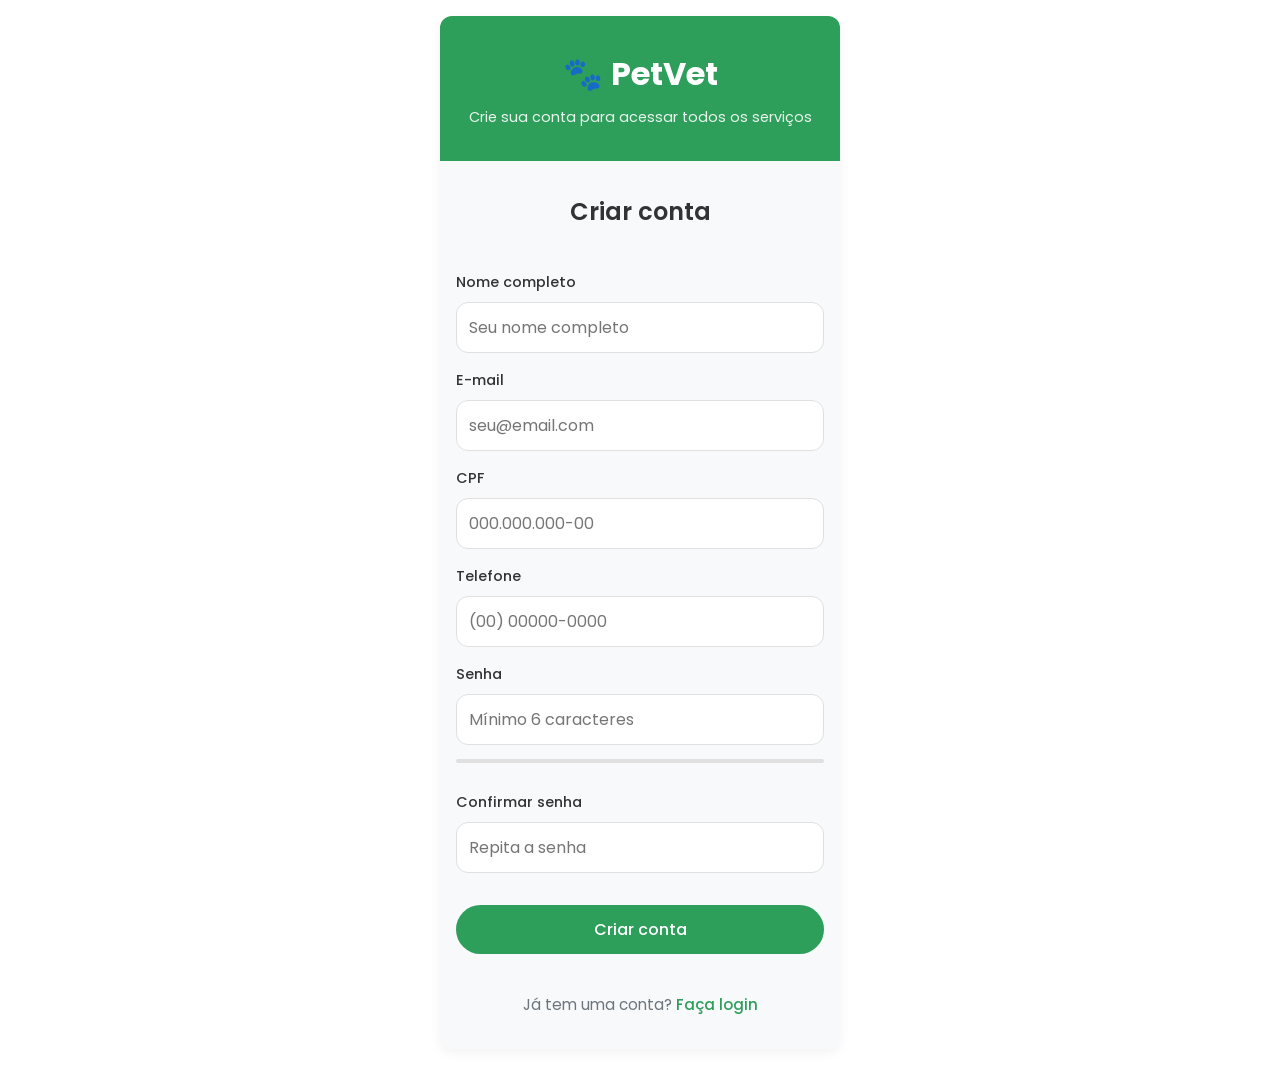
<file: cadastro.html>
<!DOCTYPE html>
<html lang="pt-BR">
<head>
  <meta charset="UTF-8" />
  <meta name="viewport" content="width=device-width, initial-scale=1.0" />
  <title>PetVet - Cadastro</title>
  <link rel="stylesheet" href="styles.css" />
  <link rel="icon" type="image/x-icon" href="favicon.ico" />
  <style>
    .forca-senha-barra-wrapper {
      height: 4px;
      border-radius: 2px;
      background-color: var(--cor-borda);
      margin-top: 6px;
      overflow: hidden;
    }

    .forca-senha-barra {
      height: 100%;
      width: 0%;
      border-radius: 2px;
      transition: width 0.3s ease, background-color 0.3s ease;
    }

    .forca-senha-texto {
      font-size: 0.75rem;
      color: var(--cor-texto-suave);
      margin-top: 4px;
    }

    .erro-campo {
      font-size: 0.8rem;
      color: var(--cor-erro);
      margin-top: 4px;
      display: none;
    }

    .campo-formulario input.invalido,
    .campo-formulario select.invalido {
      border-color: var(--cor-erro);
    }

    .campo-formulario input.valido,
    .campo-formulario select.valido {
      border-color: var(--cor-sucesso);
    }
  </style>
</head>
<body>
  <div class="app">
    <div class="pagina-login">
      <div class="container-login fade-in">

        <div class="logo-container">
          <div class="logo-clinica">
            <span class="icone-logo">🐾</span>
            <h1>PetVet</h1>
          </div>
          <p class="slogan">Crie sua conta para acessar todos os serviços</p>
        </div>

        <div class="formulario-container">
          <h2>Criar conta</h2>

          <div id="mensagem-erro" class="mensagem-erro hidden"></div>
          <div id="mensagem-sucesso" class="mensagem-sucesso hidden"></div>

          <form id="form-cadastro" onsubmit="handleCadastro(event)" novalidate>

            <div class="campo-formulario">
              <label for="nome">Nome completo</label>
              <input type="text" id="nome" name="nome"
                     placeholder="Seu nome completo"
                     required minlength="3"
                     oninput="validarCampo(this, 'nome')" />
              <span class="erro-campo" id="erro-nome">Informe seu nome completo (mínimo 3 letras).</span>
            </div>

            <div class="campo-formulario">
              <label for="email">E-mail</label>
              <input type="email" id="email" name="email"
                     placeholder="seu@email.com"
                     required
                     oninput="validarCampo(this, 'email')" />
              <span class="erro-campo" id="erro-email">Informe um e-mail válido.</span>
            </div>

            <div class="campo-formulario">
              <label for="cpf">CPF</label>
              <input type="text" id="cpf" name="cpf"
                     placeholder="000.000.000-00"
                     maxlength="14"
                     required
                     oninput="aplicarMascaraCPF(this); validarCampo(this, 'cpf')" />
              <span class="erro-campo" id="erro-cpf">Informe um CPF válido (ex: 012.345.678-90).</span>
            </div>

            <div class="campo-formulario">
              <label for="telefone">Telefone</label>
              <input type="tel" id="telefone" name="telefone"
                     placeholder="(00) 00000-0000"
                     maxlength="15"
                     required
                     oninput="aplicarMascaraTelefone(this); validarCampo(this, 'telefone')" />
              <span class="erro-campo" id="erro-telefone">Informe um telefone válido.</span>
            </div>

            <div class="campo-formulario">
              <label for="senha">Senha</label>
              <input type="password" id="senha" name="senha"
                     placeholder="Mínimo 6 caracteres"
                     required minlength="6"
                     oninput="validarCampo(this, 'senha'); atualizarForcaSenha(this.value)" />
              <div class="forca-senha-barra-wrapper">
                <div class="forca-senha-barra" id="barra-forca"></div>
              </div>
              <span class="forca-senha-texto" id="texto-forca"></span>
              <span class="erro-campo" id="erro-senha">A senha deve ter pelo menos 6 caracteres.</span>
            </div>

            <div class="campo-formulario">
              <label for="confirmar-senha">Confirmar senha</label>
              <input type="password" id="confirmar-senha" name="confirmar-senha"
                     placeholder="Repita a senha"
                     required
                     oninput="validarCampo(this, 'confirmar-senha')" />
              <span class="erro-campo" id="erro-confirmar-senha">As senhas não coincidem.</span>
            </div>

            <button type="submit" class="botao-login" id="botao-cadastrar">
              Criar conta
            </button>
          </form>

          <div class="opcoes-adicionais">
            <p>Já tem uma conta? <a href="login.html" class="link-cadastro">Faça login</a></p>
          </div>
        </div>

      </div>
    </div>
  </div>

  <script src="main.js"></script>
  <script>
    function aplicarMascaraCPF(input) {
      let v = input.value.replace(/\D/g, "").slice(0, 11);
      if (v.length > 9)      v = v.replace(/^(\d{3})(\d{3})(\d{3})(\d{0,2})/, "$1.$2.$3-$4");
      else if (v.length > 6) v = v.replace(/^(\d{3})(\d{3})(\d{0,3})/, "$1.$2.$3");
      else if (v.length > 3) v = v.replace(/^(\d{3})(\d{0,3})/, "$1.$2");
      input.value = v;
    }

    function aplicarMascaraTelefone(input) {
      let v = input.value.replace(/\D/g, "").slice(0, 11);
      if (v.length > 10)     v = v.replace(/^(\d{2})(\d{5})(\d{4})/, "($1) $2-$3");
      else if (v.length > 6) v = v.replace(/^(\d{2})(\d{4,5})(\d{0,4})/, "($1) $2-$3");
      else if (v.length > 2) v = v.replace(/^(\d{2})(\d{0,5})/, "($1) $2");
      else if (v.length > 0) v = v.replace(/^(\d{0,2})/, "($1");
      input.value = v;
    }

    function cpfValido(cpf) {
      const n = cpf.replace(/\D/g, "");
      if (n.length !== 11 || /^(\d)\1{10}$/.test(n)) return false;
      let s = 0;
      for (let i = 0; i < 9; i++) s += parseInt(n[i]) * (10 - i);
      let r = (s * 10) % 11;
      if (r === 10 || r === 11) r = 0;
      if (r !== parseInt(n[9])) return false;
      s = 0;
      for (let i = 0; i < 10; i++) s += parseInt(n[i]) * (11 - i);
      r = (s * 10) % 11;
      if (r === 10 || r === 11) r = 0;
      return r === parseInt(n[10]);
    }

    const regras = {
      "nome":           (v) => v.trim().length >= 3,
      "email":          (v) => /^[^\s@]+@[^\s@]+\.[^\s@]+$/.test(v),
      "cpf":            (v) => cpfValido(v),
      "telefone":       (v) => v.replace(/\D/g, "").length >= 10,
      "senha":          (v) => v.length >= 6,
      "confirmar-senha":(v) => v === document.getElementById("senha").value,
    };

    function validarCampo(input, id) {
      const valido = regras[id] ? regras[id](input.value) : true;
      input.classList.toggle("valido",   valido);
      input.classList.toggle("invalido", !valido);
      const erro = document.getElementById("erro-" + id);
      if (erro) erro.style.display = valido ? "none" : "block";
      return valido;
    }

    function atualizarForcaSenha(v) {
      const barra = document.getElementById("barra-forca");
      const texto = document.getElementById("texto-forca");
      let pts = 0;
      if (v.length >= 6)          pts++;
      if (v.length >= 10)         pts++;
      if (/[A-Z]/.test(v))        pts++;
      if (/[0-9]/.test(v))        pts++;
      if (/[^A-Za-z0-9]/.test(v)) pts++;

      const niveis = [
        { pct: "20%", cor: "#e74c3c", label: "Muito fraca" },
        { pct: "40%", cor: "#e67e22", label: "Fraca"       },
        { pct: "60%", cor: "#f1c40f", label: "Média"       },
        { pct: "80%", cor: "#2ecc71", label: "Forte"       },
        { pct: "100%",cor: "#27ae60", label: "Muito forte" },
      ];
      const n = niveis[Math.max(0, pts - 1)];
      barra.style.width           = v.length ? n.pct : "0%";
      barra.style.backgroundColor = n.cor;
      texto.textContent           = v.length ? n.label : "";
    }

    function handleCadastro(event) {
      event.preventDefault();

      const msgErro    = document.getElementById("mensagem-erro");
      const msgSucesso = document.getElementById("mensagem-sucesso");
      msgErro.classList.add("hidden");
      msgSucesso.classList.add("hidden");

      const campos = ["nome","email","cpf","telefone","senha","confirmar-senha"];
      const todosValidos = campos.map(id => {
        const input = document.getElementById(id);
        return validarCampo(input, id);
      }).every(Boolean);

      if (!todosValidos) {
        msgErro.textContent = "Corrija os campos destacados antes de continuar.";
        msgErro.classList.remove("hidden");
        return;
      }

      const resultado = window.petvet.usuarioManager.cadastrar({
        nome:     document.getElementById("nome").value.trim(),
        email:    document.getElementById("email").value.trim(),
        cpf:      document.getElementById("cpf").value,
        telefone: document.getElementById("telefone").value,
        senha:    document.getElementById("senha").value,
      });

      if (!resultado.sucesso) {
        msgErro.textContent = resultado.mensagem;
        msgErro.classList.remove("hidden");
        return;
      }

      document.getElementById("botao-cadastrar").disabled = true;
      msgSucesso.textContent = "Conta criada com sucesso! Redirecionando para o login...";
      msgSucesso.classList.remove("hidden");
      setTimeout(() => (window.location.href = "login.html"), 2000);
    }
  </script>
</body>
</html>
</file>
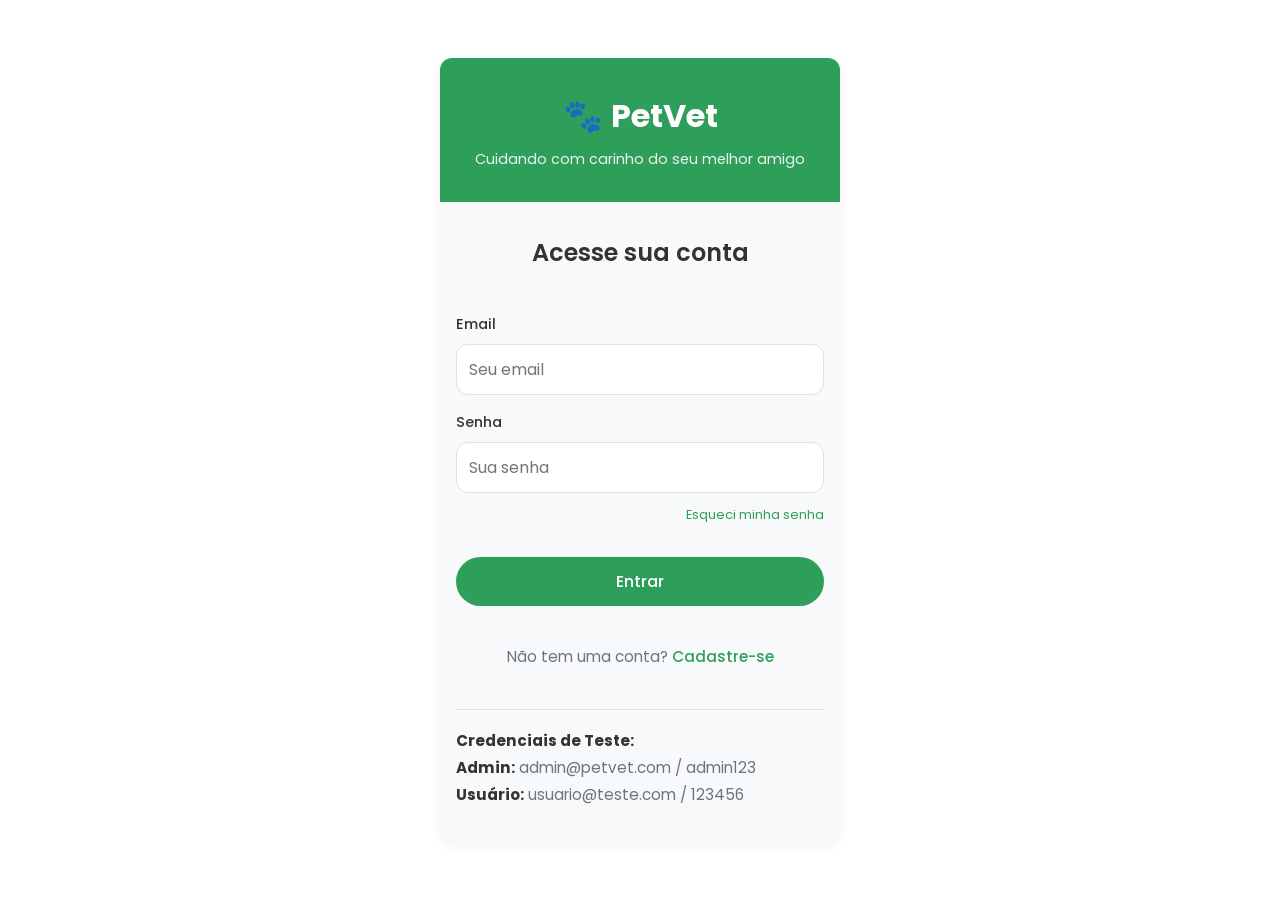
<file: comparativo-resultados.html>
<!DOCTYPE html>
<html lang="pt-BR">
<head>
  <meta charset="UTF-8" />
  <meta name="viewport" content="width=device-width, initial-scale=1.0" />
  <title>PetVet - Comparativo de Resultados</title>
  <link rel="icon" type="image/x-icon" href="favicon.ico" />
  <link rel="stylesheet" href="styles.css" />
  <style>
    .container-comparativo {
      max-width: 900px;
      margin: 0 auto;
    }

    .seletor-comparacao {
      background-color: var(--cor-cartao);
      border-radius: var(--raio-borda);
      padding: var(--espaco-lg);
      margin-bottom: var(--espaco-lg);
      box-shadow: 0 1px 3px var(--sombra);
    }

    .grid-seletor {
      display: grid;
      grid-template-columns: repeat(auto-fit, minmax(200px, 1fr));
      gap: var(--espaco-md);
      margin-bottom: var(--espaco-md);
    }

    .grafico-container {
      background-color: var(--cor-cartao);
      border-radius: var(--raio-borda);
      padding: var(--espaco-lg);
      margin-bottom: var(--espaco-lg);
      box-shadow: 0 1px 3px var(--sombra);
      overflow-x: auto;
    }

    .grafico-titulo {
      color: var(--cor-primaria);
      margin-top: 0;
      margin-bottom: var(--espaco-lg);
    }

    .grafico-barras {
      display: flex;
      align-items: flex-end;
      justify-content: space-around;
      height: 300px;
      gap: var(--espaco-md);
      min-width: 100%;
    }

    .barra-grupo {
      display: flex;
      flex-direction: column;
      align-items: center;
      flex: 1;
      min-width: 80px;
    }

    .barra {
      width: 40px;
      background: linear-gradient(to top, var(--cor-primaria), var(--cor-primaria-clara));
      border-radius: 4px 4px 0 0;
      position: relative;
      transition: all var(--transicao-rapida);
    }

    .barra:hover {
      background: linear-gradient(to top, var(--cor-primaria-hover), var(--cor-primaria));
      filter: brightness(1.1);
    }

    .valor-barra {
      position: absolute;
      top: -25px;
      left: 50%;
      transform: translateX(-50%);
      font-weight: 600;
      color: var(--cor-texto);
      font-size: 0.9rem;
    }

    .label-barra {
      margin-top: var(--espaco-md);
      text-align: center;
      font-size: 0.85rem;
      color: var(--cor-texto-suave);
      word-break: break-word;
    }

    .tabela-comparativa {
      width: 100%;
      border-collapse: collapse;
      background-color: var(--cor-cartao);
      border-radius: var(--raio-borda);
      overflow: hidden;
      box-shadow: 0 1px 3px var(--sombra);
      margin-bottom: var(--espaco-lg);
    }

    .tabela-comparativa th {
      background-color: var(--cor-primaria-clara);
      color: var(--cor-texto);
      padding: 1rem;
      text-align: left;
      font-weight: 600;
    }

    .tabela-comparativa td {
      padding: 1rem;
      border-bottom: 1px solid var(--cor-borda);
    }

    .tabela-comparativa tr:hover {
      background-color: var(--cor-fundo);
    }

    .valor-normal {
      color: var(--cor-sucesso);
      font-weight: 600;
    }

    .valor-alerta {
      color: var(--cor-aviso);
      font-weight: 600;
    }

    .valor-critico {
      color: var(--cor-erro);
      font-weight: 600;
    }

    .legenda {
      display: flex;
      gap: 1.5rem;
      justify-content: center;
      padding: var(--espaco-lg);
      background-color: var(--cor-cartao);
      border-radius: var(--raio-borda);
      margin-top: var(--espaco-lg);
    }

    .item-legenda {
      display: flex;
      align-items: center;
      gap: var(--espaco-sm);
      font-size: 0.9rem;
    }

    .quadrado-legenda {
      width: 20px;
      height: 20px;
      border-radius: 4px;
    }

    .insights {
      background-color: var(--cor-primaria-clara);
      border-left: 4px solid var(--cor-primaria);
      border-radius: var(--raio-borda);
      padding: var(--espaco-lg);
      margin-top: var(--espaco-lg);
    }

    .insights h3 {
      margin-top: 0;
      color: var(--cor-primaria);
    }

    .insights ul {
      margin: var(--espaco-md) 0;
      padding-left: 1.5rem;
    }

    .insights li {
      margin-bottom: 0.5rem;
      color: var(--cor-texto);
    }

    @media (max-width: 768px) {
      .grid-seletor {
        grid-template-columns: 1fr;
      }

      .grafico-barras {
        height: 250px;
      }

      .legenda {
        flex-direction: column;
        gap: var(--espaco-md);
      }
    }
  </style>
</head>
<body>
  <div class="app">
    <!-- Cabeçalho -->
    <header class="cabecalho">
      <a href="#" data-navegar="/" class="botao-voltar">
        <span class="seta-voltar">←</span>
      </a>
      <h1>Comparativo de Resultados</h1>
      <button class="botao-tema">🌙</button>
    </header>

    <!-- Conteúdo Principal -->
    <main class="conteudo-principal">
      <div class="container-comparativo">
        <!-- Seletor de Comparação -->
        <div class="seletor-comparacao">
          <h2>🔄 Selecione os Exames para Comparar</h2>
          <div class="grid-seletor">
            <div class="campo-formulario">
              <label for="animal-select">Animal</label>
              <select id="animal-select" onchange="atualizarComparativo()">
                <option value="fluffy">Fluffy (Gato)</option>
                <option value="rex">Rex (Cão)</option>
              </select>
            </div>

            <div class="campo-formulario">
              <label for="tipo-exame-select">Tipo de Exame</label>
              <select id="tipo-exame-select" onchange="atualizarComparativo()">
                <option value="sangue">Exame de Sangue</option>
                <option value="radiografia">Radiografia</option>
              </select>
            </div>

            <div class="campo-formulario">
              <label for="periodo-select">Período</label>
              <select id="periodo-select" onchange="atualizarComparativo()">
                <option value="6meses">Últimos 6 meses</option>
                <option value="1ano">1 ano</option>
                <option value="2anos">2 anos</option>
              </select>
            </div>
          </div>
        </div>

        <!-- Gráfico de Comparação -->
        <div class="grafico-container">
          <h3 class="grafico-titulo">📊 Evolução - Hemoglobina (g/dL)</h3>
          <div class="grafico-barras" id="grafico-barras"></div>
        </div>

        <!-- Tabela de Comparação -->
        <div class="grafico-container">
          <h3 class="grafico-titulo">📋 Detalhes dos Exames</h3>
          <table class="tabela-comparativa" id="tabela-comparativa"></table>
        </div>

        <!-- Legenda -->
        <div class="legenda">
          <div class="item-legenda">
            <div class="quadrado-legenda" style="background-color: var(--cor-sucesso)"></div>
            <span>Valores Normais</span>
          </div>
          <div class="item-legenda">
            <div class="quadrado-legenda" style="background-color: var(--cor-aviso)"></div>
            <span>Alerta - Fora do Normal</span>
          </div>
          <div class="item-legenda">
            <div class="quadrado-legenda" style="background-color: var(--cor-erro)"></div>
            <span>Crítico - Requer Atenção</span>
          </div>
        </div>

        <!-- Insights -->
        <div class="insights">
          <h3>💡 Insights Analíticos</h3>
          <ul id="insights-lista"></ul>
        </div>
      </div>
    </main>
  </div>

  <script src="main.js"></script>
  <script>
    // Dados de comparação
    const dadosComparacao = {
      fluffy: {
        sangue: [
          { data: "2025-02-15", hemoglobina: 12.5, plaquetas: 245, leucocitos: 7.2 },
          { data: "2025-03-20", hemoglobina: 12.8, plaquetas: 250, leucocitos: 7.5 },
          { data: "2025-04-15", hemoglobina: 13.1, plaquetas: 255, leucocitos: 7.3 },
        ],
        radiografia: [
          { data: "2025-03-10", resultado: "Normal", achados: "Nenhum achado relevante" },
          { data: "2025-04-15", resultado: "Normal", achados: "Coração e pulmões normais" },
        ],
      },
      rex: {
        sangue: [
          { data: "2025-01-20", hemoglobina: 14.2, plaquetas: 280, leucocitos: 8.1 },
          { data: "2025-03-10", hemoglobina: 13.9, plaquetas: 275, leucocitos: 7.9 },
          { data: "2025-04-18", hemoglobina: 13.5, plaquetas: 270, leucocitos: 7.6 },
        ],
        radiografia: [
          { data: "2025-02-20", resultado: "Com achados", achados: "Pequeno nódulo em pulmão" },
          { data: "2025-04-18", resultado: "Com achados", achados: "Nódulo estável" },
        ],
      },
    };

    document.addEventListener("DOMContentLoaded", function () {
      if (!window.petvet.usuarioManager.estaLogado()) {
        window.location.href = "login.html";
      }
      atualizarComparativo();
    });

    function atualizarComparativo() {
      const animal = document.getElementById("animal-select").value;
      const tipoExame = document.getElementById("tipo-exame-select").value;

      const dados = dadosComparacao[animal]?.[tipoExame] || [];

      if (tipoExame === "sangue") {
        renderizarGraficoSangue(dados);
        renderizarTabelaSangue(dados);
        renderizarInsightsSangue(dados);
      } else {
        renderizarGraficoRadiografia(dados);
        renderizarTabelaRadiografia(dados);
        renderizarInsightsRadiografia(dados);
      }
    }

    function renderizarGraficoSangue(dados) {
      const container = document.getElementById("grafico-barras");
      const maxValor = 16;

      container.innerHTML = dados
        .map((d, i) => {
          const altura = (d.hemoglobina / maxValor) * 100;
          const classe = d.hemoglobina >= 12 ? "valor-normal" : d.hemoglobina >= 10 ? "valor-alerta" : "valor-critico";
          return `
          <div class="barra-grupo">
            <div class="barra" style="height: ${altura}%;">
              <span class="valor-barra">${d.hemoglobina}</span>
            </div>
            <div class="label-barra">${new Date(d.data).toLocaleDateString("pt-BR")}</div>
          </div>
        `;
        })
        .join("");
    }

    function renderizarTabelaSangue(dados) {
      const container = document.getElementById("tabela-comparativa");

      container.innerHTML = `
        <thead>
          <tr>
            <th>Data</th>
            <th>Hemoglobina (g/dL)</th>
            <th>Plaquetas (mil/μL)</th>
            <th>Leucócitos (mil/μL)</th>
            <th>Status</th>
          </tr>
        </thead>
        <tbody>
          ${dados
            .map((d) => {
              const statusHem =
                d.hemoglobina >= 12 ? "valor-normal" : d.hemoglobina >= 10 ? "valor-alerta" : "valor-critico";
              return `
            <tr>
              <td>${new Date(d.data).toLocaleDateString("pt-BR")}</td>
              <td class="${statusHem}">${d.hemoglobina}</td>
              <td>${d.plaquetas}</td>
              <td>${d.leucocitos}</td>
              <td>${d.hemoglobina >= 12 ? "✅ Normal" : d.hemoglobina >= 10 ? "⚠️ Alerta" : "❌ Crítico"}</td>
            </tr>
          `;
            })
            .join("")}
        </tbody>
      `;
    }

    function renderizarInsightsSangue(dados) {
      const container = document.getElementById("insights-lista");

      const ultimoExame = dados[dados.length - 1];
      const primeiroExame = dados[0];
      const mudanca = ultimoExame.hemoglobina - primeiroExame.hemoglobina;

      let insights = [];

      if (mudanca > 0) {
        insights.push(`✅ Hemoglobina em <strong>melhora</strong>: ${mudanca.toFixed(1)} g/dL acima do primeiro exame`);
      } else if (mudanca < 0) {
        insights.push(`⚠️ Hemoglobina em <strong>queda</strong>: ${Math.abs(mudanca).toFixed(1)} g/dL abaixo do primeiro exame`);
      }

      if (ultimoExame.hemoglobina < 12) {
        insights.push("⚠️ Valores de hemoglobina <strong>abaixo do normal</strong> - Recomenda-se avaliação");
      }

      insights.push(`📈 Tendência geral: ${mudanca > 0 ? "Melhora" : mudanca < 0 ? "Deterioração" : "Estável"}`);
      insights.push(`📊 ${dados.length} exames analisados no período`);

      container.innerHTML = insights.map((i) => `<li>${i}</li>`).join("");
    }

    function renderizarGraficoRadiografia(dados) {
      const container = document.getElementById("grafico-barras");

      container.innerHTML = `
        <div style="width: 100%; text-align: center; padding: 2rem; color: var(--cor-texto-suave);">
          <p>Radiografia não possui valores numéricos para comparação gráfica</p>
          <p>Verifique a tabela abaixo para detalhes dos achados</p>
        </div>
      `;
    }

    function renderizarTabelaRadiografia(dados) {
      const container = document.getElementById("tabela-comparativa");

      container.innerHTML = `
        <thead>
          <tr>
            <th>Data</th>
            <th>Resultado</th>
            <th>Achados</th>
          </tr>
        </thead>
        <tbody>
          ${dados
            .map((d) => {
              const statusClass = d.resultado === "Normal" ? "valor-normal" : "valor-alerta";
              return `
            <tr>
              <td>${new Date(d.data).toLocaleDateString("pt-BR")}</td>
              <td class="${statusClass}">${d.resultado}</td>
              <td>${d.achados}</td>
            </tr>
          `;
            })
            .join("")}
        </tbody>
      `;
    }

    function renderizarInsightsRadiografia(dados) {
      const container = document.getElementById("insights-lista");

      const insights = [
        `📋 Total de ${dados.length} radiografias analisadas`,
        `${dados.filter((d) => d.resultado === "Normal").length} com resultado normal`,
        `${dados.filter((d) => d.resultado !== "Normal").length} com achados relevantes`,
        "🔍 Recomenda-se acompanhamento periódico",
      ];

      container.innerHTML = insights.map((i) => `<li>${i}</li>`).join("");
    }
  </script>
</body>
</html>
</file>
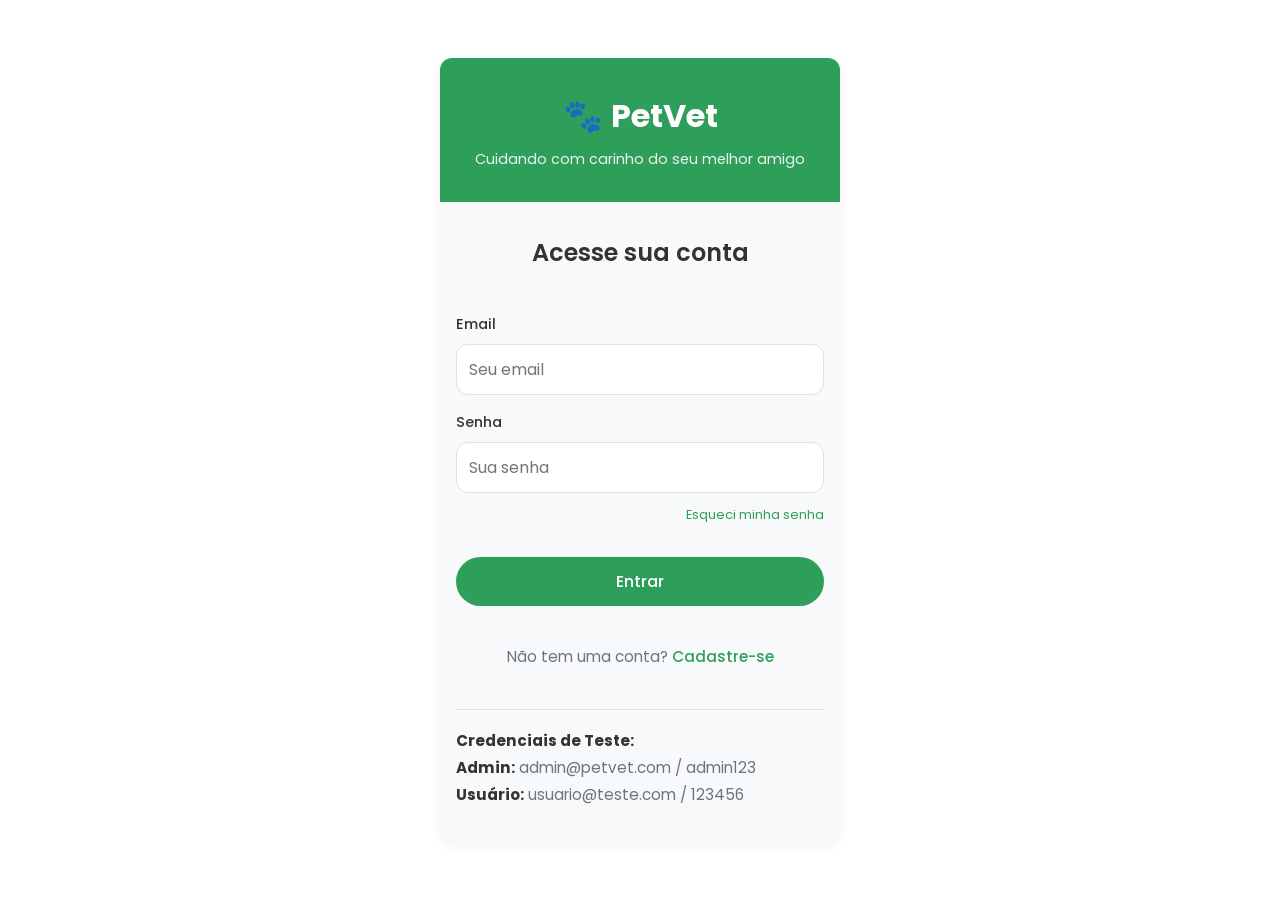
<file: encontrar-veterinario.html>
<!DOCTYPE html>
<html lang="pt-BR">
<head>
  <meta charset="UTF-8" />
  <meta name="viewport" content="width=device-width, initial-scale=1.0" />
  <title>PetVet - Encontrar Veterinário</title>
  <link rel="icon" type="image/x-icon" href="favicon.ico" />
  <link rel="stylesheet" href="styles.css" />
  <style>
    .filtros-busca {
      background-color: var(--cor-cartao);
      border-radius: var(--raio-borda);
      padding: var(--espaco-lg);
      margin-bottom: var(--espaco-lg);
      box-shadow: 0 1px 3px var(--sombra);
    }

    .grid-filtros {
      display: grid;
      grid-template-columns: repeat(auto-fit, minmax(200px, 1fr));
      gap: var(--espaco-md);
      margin-bottom: var(--espaco-md);
    }

    .grid-veterinarios {
      display: grid;
      grid-template-columns: repeat(auto-fill, minmax(280px, 1fr));
      gap: var(--espaco-lg);
    }

    .card-veterinario {
      background-color: var(--cor-cartao);
      border: 1px solid var(--cor-cartao-borda);
      border-radius: var(--raio-borda);
      padding: var(--espaco-lg);
      box-shadow: 0 1px 3px var(--sombra);
      transition: all var(--transicao-media);
      cursor: pointer;
    }

    .card-veterinario:hover {
      box-shadow: 0 3px 6px var(--sombra-hover);
      transform: translateY(-2px);
    }

    .avatar-veterinario {
      width: 60px;
      height: 60px;
      border-radius: 50%;
      background-color: var(--cor-primaria);
      color: white;
      display: flex;
      align-items: center;
      justify-content: center;
      font-size: 1.8rem;
      margin-bottom: var(--espaco-md);
    }

    .info-veterinario h3 {
      margin-bottom: var(--espaco-xs);
    }

    .especialidade {
      display: inline-block;
      background-color: rgba(46, 158, 91, 0.2);
      color: var(--cor-primaria);
      padding: 0.25rem 0.75rem;
      border-radius: 20px;
      font-size: 0.8rem;
      margin-right: var(--espaco-xs);
      margin-bottom: var(--espaco-sm);
    }

    .avaliacao {
      display: flex;
      align-items: center;
      gap: var(--espaco-xs);
      margin: var(--espaco-sm) 0;
      font-size: 0.9rem;
    }

    .botao-contatar {
      width: 100%;
      margin-top: var(--espaco-md);
    }

    .sem-resultados {
      text-align: center;
      padding: var(--espaco-xl);
      color: var(--cor-texto-suave);
    }

    .sem-resultados-icone {
      font-size: 3rem;
      margin-bottom: var(--espaco-md);
    }

    @media (max-width: 768px) {
      .grid-veterinarios {
        grid-template-columns: 1fr;
      }
    }
  </style>
</head>
<body>
  <div class="app">
    <!-- Cabeçalho -->
    <header class="cabecalho">
      <a href="#" data-navegar="/" class="botao-voltar">
        <span class="seta-voltar">←</span>
      </a>
      <h1>Encontrar Veterinário</h1>
      <button class="botao-tema">🌙</button>
    </header>

    <!-- Conteúdo Principal -->
    <main class="conteudo-principal">
      <!-- Filtros de Busca -->
      <div class="filtros-busca">
        <h2>🔍 Filtrar Busca</h2>
        <div class="grid-filtros">
          <div class="campo-formulario">
            <label for="filtro-especialidade">Especialidade</label>
            <select id="filtro-especialidade">
              <option value="">Todas</option>
              <option value="clinica-geral">Clínica Geral</option>
              <option value="cirurgia">Cirurgia</option>
              <option value="ortopedia">Ortopedia</option>
              <option value="dermatologia">Dermatologia</option>
            </select>
          </div>

          <div class="campo-formulario">
            <label for="filtro-disponibilidade">Disponibilidade</label>
            <select id="filtro-disponibilidade">
              <option value="">Qualquer horário</option>
              <option value="hoje">Hoje</option>
              <option value="esta-semana">Esta semana</option>
              <option value="este-mes">Este mês</option>
            </select>
          </div>

          <div class="campo-formulario">
            <label for="filtro-avaliacao">Avaliação Mínima</label>
            <select id="filtro-avaliacao">
              <option value="">Qualquer avaliação</option>
              <option value="3">3 estrelas ou mais</option>
              <option value="4">4 estrelas ou mais</option>
              <option value="5">5 estrelas</option>
            </select>
          </div>
        </div>

        <button class="botao-secundario" onclick="filtrarVeterinarios()" style="width: 100%">
          Buscar
        </button>
      </div>

      <!-- Grid de Veterinários -->
      <div id="veterinarios-container" class="grid-veterinarios"></div>
    </main>
  </div>

  <script src="main.js"></script>
  <script>
    // Dados de exemplo
    const veterinarios = [
      {
        id: 1,
        nome: "Dr. João Silva",
        especialidades: ["Clínica Geral", "Cirurgia"],
        avaliacao: 4.8,
        avaliacoes: 45,
        foto: "🧑‍⚕️",
        horarioDisponivel: "Hoje às 14:00",
        preco: "R$ 150",
      },
      {
        id: 2,
        nome: "Dra. Maria Santos",
        especialidades: ["Dermatologia", "Clínica Geral"],
        avaliacao: 4.9,
        avaliacoes: 67,
        foto: "👩‍⚕️",
        horarioDisponivel: "Amanhã às 10:00",
        preco: "R$ 120",
      },
      {
        id: 3,
        nome: "Dr. Carlos Oliveira",
        especialidades: ["Ortopedia", "Cirurgia"],
        avaliacao: 4.7,
        avaliacoes: 38,
        foto: "🧑‍⚕️",
        horarioDisponivel: "Terça às 15:00",
        preco: "R$ 180",
      },
      {
        id: 4,
        nome: "Dra. Ana Costa",
        especialidades: ["Clínica Geral"],
        avaliacao: 4.6,
        avaliacoes: 52,
        foto: "👩‍⚕️",
        horarioDisponivel: "Hoje às 16:30",
        preco: "R$ 100",
      },
    ];

    document.addEventListener("DOMContentLoaded", function () {
      if (!window.petvet.usuarioManager.estaLogado()) {
        window.location.href = "login.html";
      }
      renderizarVeterinarios(veterinarios);
    });

    function renderizarVeterinarios(lista) {
      const container = document.getElementById("veterinarios-container");

      if (lista.length === 0) {
        container.innerHTML = `
          <div style="grid-column: 1/-1; text-align: center; padding: 2rem; color: var(--cor-texto-suave);">
            <div style="font-size: 3rem; margin-bottom: 1rem;">😔</div>
            <h3>Nenhum veterinário encontrado</h3>
            <p>Tente ajustar seus filtros de busca</p>
          </div>
        `;
        return;
      }

      container.innerHTML = lista
        .map(
          (vet) => `
        <div class="card-veterinario" onclick="selecionarVeterinario(${vet.id})">
          <div class="avatar-veterinario">${vet.foto}</div>
          <div class="info-veterinario">
            <h3>${vet.nome}</h3>
            <div>
              ${vet.especialidades.map((e) => `<span class="especialidade">${e}</span>`).join("")}
            </div>
            <div class="avaliacao">
              <span>⭐ ${vet.avaliacao}</span>
              <span style="color: var(--cor-texto-suave);">(${vet.avaliacoes})</span>
            </div>
            <p style="margin: 0.5rem 0; color: var(--cor-texto-suave);">
              ${vet.horarioDisponivel}
            </p>
            <p style="margin: 0.5rem 0; font-weight: 600; color: var(--cor-primaria);">
              ${vet.preco}
            </p>
          </div>
          <button class="botao-principal botao-contatar">Agendar com ${vet.nome.split(" ")[0]}</button>
        </div>
      `
        )
        .join("");
    }

    function filtrarVeterinarios() {
      // Implementar lógica de filtro
      renderizarVeterinarios(veterinarios);
    }

    function selecionarVeterinario(id) {
      const vet = veterinarios.find((v) => v.id === id);
      if (vet) {
        alert(`Agendando com ${vet.nome}...`);
        // Aqui você poderia redirecionar para uma página de confirmação
      }
    }
  </script>
</body>
</html>
</file>
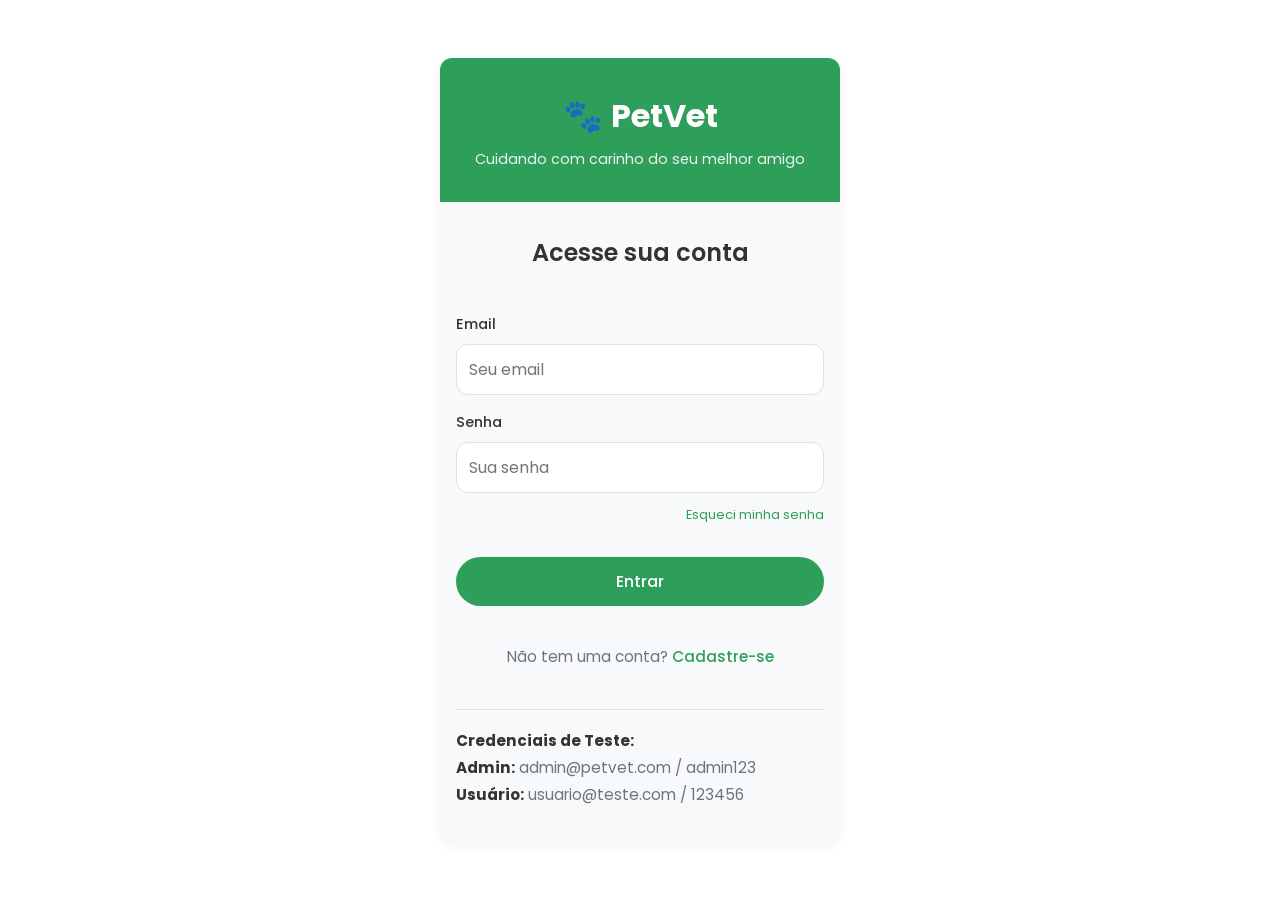
<file: importar-exames.html>
<!DOCTYPE html>
<html lang="pt-BR">
<head>
  <meta charset="UTF-8" />
  <meta name="viewport" content="width=device-width, initial-scale=1.0" />
  <title>PetVet - Importar Exames</title>
  <link rel="icon" type="image/x-icon" href="favicon.ico" />
  <link rel="stylesheet" href="styles.css" />
  <style>
    .container-importacao {
      max-width: 600px;
      margin: 0 auto;
    }

    .area-upload {
      background-color: var(--cor-cartao);
      border: 2px dashed var(--cor-borda);
      border-radius: var(--raio-borda);
      padding: 2rem;
      text-align: center;
      cursor: pointer;
      transition: all var(--transicao-media);
      margin-bottom: var(--espaco-lg);
    }

    .area-upload:hover {
      border-color: var(--cor-primaria);
      background-color: var(--cor-primaria-clara);
    }

    .area-upload.ativo {
      border-color: var(--cor-primaria);
      background-color: var(--cor-primaria-clara);
    }

    .icone-upload {
      font-size: 3rem;
      margin-bottom: var(--espaco-md);
    }

    .texto-upload {
      margin: 0;
      margin-bottom: 0.5rem;
    }

    .texto-upload-pequeno {
      font-size: 0.9rem;
      color: var(--cor-texto-suave);
      margin: 0;
    }

    .input-arquivo {
      display: none;
    }

    .secao-importacao {
      background-color: var(--cor-cartao);
      border-radius: var(--raio-borda);
      padding: var(--espaco-lg);
      margin-bottom: var(--espaco-lg);
      box-shadow: 0 1px 3px var(--sombra);
    }

    .secao-importacao h3 {
      margin-top: 0;
      color: var(--cor-primaria);
      margin-bottom: var(--espaco-md);
    }

    .lista-arquivos {
      list-style: none;
      padding: 0;
      margin: 0;
    }

    .item-arquivo {
      background-color: var(--cor-fundo);
      padding: var(--espaco-md);
      border-radius: var(--raio-borda);
      margin-bottom: var(--espaco-sm);
      display: flex;
      align-items: center;
      justify-content: space-between;
      border-left: 4px solid var(--cor-primaria);
    }

    .info-arquivo {
      flex: 1;
      display: flex;
      align-items: center;
      gap: var(--espaco-md);
    }

    .icone-arquivo {
      font-size: 1.5rem;
    }

    .detalhes-arquivo {
      flex: 1;
    }

    .nome-arquivo {
      font-weight: 600;
      color: var(--cor-texto);
      margin-bottom: 0.25rem;
    }

    .tamanho-arquivo {
      font-size: 0.8rem;
      color: var(--cor-texto-suave);
    }

    .barra-progresso {
      height: 6px;
      background-color: var(--cor-borda);
      border-radius: 3px;
      overflow: hidden;
      margin-top: 0.5rem;
    }

    .progresso {
      height: 100%;
      background-color: var(--cor-primaria);
      transition: width 0.3s ease;
    }

    .botao-remover {
      background: none;
      border: none;
      color: var(--cor-erro);
      cursor: pointer;
      font-size: 1.2rem;
      transition: color var(--transicao-rapida);
    }

    .botao-remover:hover {
      color: var(--cor-erro);
      transform: scale(1.1);
    }

    .status-upload {
      font-size: 0.8rem;
      margin-top: 0.5rem;
      padding: 0.5rem;
      border-radius: 4px;
      text-align: center;
    }

    .status-sucesso {
      background-color: rgba(39, 174, 96, 0.1);
      color: var(--cor-sucesso);
    }

    .status-erro {
      background-color: rgba(231, 76, 60, 0.1);
      color: var(--cor-erro);
    }

    .status-processando {
      background-color: rgba(58, 160, 185, 0.1);
      color: var(--cor-secundaria);
    }

    .instrucoes {
      background-color: var(--cor-primaria-clara);
      border-left: 4px solid var(--cor-primaria);
      border-radius: var(--raio-borda);
      padding: var(--espaco-lg);
      margin-bottom: var(--espaco-lg);
    }

    .instrucoes h3 {
      margin-top: 0;
      color: var(--cor-primaria);
    }

    .instrucoes ul {
      margin: var(--espaco-md) 0;
      padding-left: 1.5rem;
    }

    .instrucoes li {
      margin-bottom: 0.5rem;
      color: var(--cor-texto);
    }

    .formulario-exame {
      background-color: var(--cor-cartao);
      border-radius: var(--raio-borda);
      padding: var(--espaco-lg);
      margin-bottom: var(--espaco-lg);
      box-shadow: 0 1px 3px var(--sombra);
    }

    .formulario-exame h3 {
      margin-top: 0;
      color: var(--cor-primaria);
      margin-bottom: var(--espaco-md);
    }

    .grid-campo {
      display: grid;
      grid-template-columns: repeat(auto-fit, minmax(200px, 1fr));
      gap: var(--espaco-md);
    }
  </style>
</head>
<body>
  <div class="app">
    <!-- Cabeçalho -->
    <header class="cabecalho">
      <a href="#" data-navegar="/" class="botao-voltar">
        <span class="seta-voltar">←</span>
      </a>
      <h1>Importar Exames</h1>
      <button class="botao-tema">🌙</button>
    </header>

    <!-- Conteúdo Principal -->
    <main class="conteudo-principal">
      <div class="container-importacao">
        <!-- Instruções -->
        <div class="instrucoes">
          <h3>📖 Como Importar Exames</h3>
          <ul>
            <li>Selecione o arquivo PDF ou imagem do resultado do exame</li>
            <li>Preenchimento dos dados básicos do exame</li>
            <li>Você receberá uma notificação quando o processamento terminar</li>
            <li>Os exames ficarão disponíveis na seção de "Resultados de Exames"</li>
          </ul>
        </div>

        <!-- Área de Upload -->
        <div class="area-upload" id="area-upload" onclick="document.getElementById('input-arquivo').click()">
          <div class="icone-upload">📁</div>
          <p class="texto-upload"><strong>Clique ou arraste arquivos aqui</strong></p>
          <p class="texto-upload-pequeno">Formatos aceitos: PDF, JPG, PNG (máximo 10MB por arquivo)</p>
          <input type="file" id="input-arquivo" class="input-arquivo" multiple accept=".pdf,.jpg,.jpeg,.png" />
        </div>

        <!-- Formulário de Exame -->
        <form id="form-exame" class="formulario-exame" onsubmit="handleImportarExame(event)">
          <h3>📋 Informações do Exame</h3>

          <div class="grid-campo">
            <div class="campo-formulario">
              <label for="animal">Animal</label>
              <select id="animal" name="animal" required>
                <option value="">Selecionar animal</option>
                <option value="fluffy">Fluffy (Gato)</option>
                <option value="rex">Rex (Cão)</option>
              </select>
            </div>

            <div class="campo-formulario">
              <label for="tipo-exame">Tipo de Exame</label>
              <select id="tipo-exame" name="tipo-exame" required>
                <option value="">Selecionar tipo</option>
                <option value="sangue">Exame de Sangue</option>
                <option value="radiografia">Radiografia</option>
                <option value="ultrassom">Ultrassom</option>
                <option value="outro">Outro</option>
              </select>
            </div>
          </div>

          <div class="campo-formulario">
            <label for="data-exame">Data do Exame</label>
            <input type="date" id="data-exame" name="data-exame" required />
          </div>

          <div class="campo-formulario">
            <label for="clinica">Clínica/Laboratório</label>
            <input
              type="text"
              id="clinica"
              name="clinica"
              placeholder="Nome da clínica ou laboratório"
              required
            />
          </div>

          <div class="campo-formulario">
            <label for="medico">Médico Veterinário (opcional)</label>
            <input
              type="text"
              id="medico"
              name="medico"
              placeholder="Nome do veterinário responsável"
            />
          </div>

          <div class="campo-formulario">
            <label for="observacoes">Observações (opcional)</label>
            <textarea id="observacoes" name="observacoes" placeholder="Informações adicionais sobre o exame"></textarea>
          </div>

          <div style="display: flex; gap: 1rem; margin-top: 1.5rem">
            <button type="button" class="botao-secundario" onclick="limparForm()" style="flex: 1">
              Limpar
            </button>
            <button type="submit" class="botao-principal" style="flex: 1" id="botao-importar">
              Importar Exame
            </button>
          </div>
        </form>

        <!-- Lista de Arquivos Carregados -->
        <div class="secao-importacao" id="secao-arquivos" style="display: none">
          <h3>📤 Arquivos Selecionados</h3>
          <ul class="lista-arquivos" id="lista-arquivos"></ul>
        </div>
      </div>
    </main>
  </div>

  <script src="main.js"></script>
  <script>
    let arquivos = [];
    const areaUpload = document.getElementById("area-upload");
    const inputArquivo = document.getElementById("input-arquivo");

    document.addEventListener("DOMContentLoaded", function () {
      if (!window.petvet.usuarioManager.estaLogado()) {
        window.location.href = "login.html";
      }

      // Setup drag and drop
      areaUpload.addEventListener("dragover", (e) => {
        e.preventDefault();
        areaUpload.classList.add("ativo");
      });

      areaUpload.addEventListener("dragleave", () => {
        areaUpload.classList.remove("ativo");
      });

      areaUpload.addEventListener("drop", (e) => {
        e.preventDefault();
        areaUpload.classList.remove("ativo");
        handleArquivos(e.dataTransfer.files);
      });

      inputArquivo.addEventListener("change", (e) => {
        handleArquivos(e.target.files);
      });
    });

    function handleArquivos(files) {
      arquivos = Array.from(files);
      renderizarArquivos();
    }

    function renderizarArquivos() {
      const secao = document.getElementById("secao-arquivos");
      const lista = document.getElementById("lista-arquivos");

      if (arquivos.length === 0) {
        secao.style.display = "none";
        return;
      }

      secao.style.display = "block";
      lista.innerHTML = arquivos
        .map(
          (arquivo, index) => `
        <li class="item-arquivo">
          <div class="info-arquivo">
            <div class="icone-arquivo">📄</div>
            <div class="detalhes-arquivo">
              <div class="nome-arquivo">${arquivo.name}</div>
              <div class="tamanho-arquivo">${(arquivo.size / 1024).toFixed(2)} KB</div>
              <div class="barra-progresso">
                <div class="progresso" style="width: 100%"></div>
              </div>
              <div class="status-upload status-sucesso">Pronto para envio</div>
            </div>
          </div>
          <button type="button" class="botao-remover" onclick="removerArquivo(${index})">
            ✕
          </button>
        </li>
      `
        )
        .join("");
    }

    function removerArquivo(index) {
      arquivos.splice(index, 1);
      renderizarArquivos();
    }

    function limparForm() {
      document.getElementById("form-exame").reset();
      arquivos = [];
      renderizarArquivos();
    }

    function handleImportarExame(event) {
      event.preventDefault();

      if (arquivos.length === 0) {
        alert("Selecione pelo menos um arquivo para importar.");
        return;
      }

      const formData = {
        animal: document.getElementById("animal").value,
        tipoExame: document.getElementById("tipo-exame").value,
        dataExame: document.getElementById("data-exame").value,
        clinica: document.getElementById("clinica").value,
        medico: document.getElementById("medico").value,
        observacoes: document.getElementById("observacoes").value,
        arquivos: arquivos.map((a) => a.name),
      };

      console.log("Importação de exame:", formData);

      // Salvar em localStorage
      const examesImportados = JSON.parse(localStorage.getItem("examesImportados") || "[]");
      examesImportados.push({
        ...formData,
        dataImportacao: new Date().toISOString(),
        status: "processando",
      });
      localStorage.setItem("examesImportados", JSON.stringify(examesImportados));

      alert("Exame importado com sucesso! Será processado em breve.");
      limparForm();
    }
  </script>
</body>
</html>
</file>
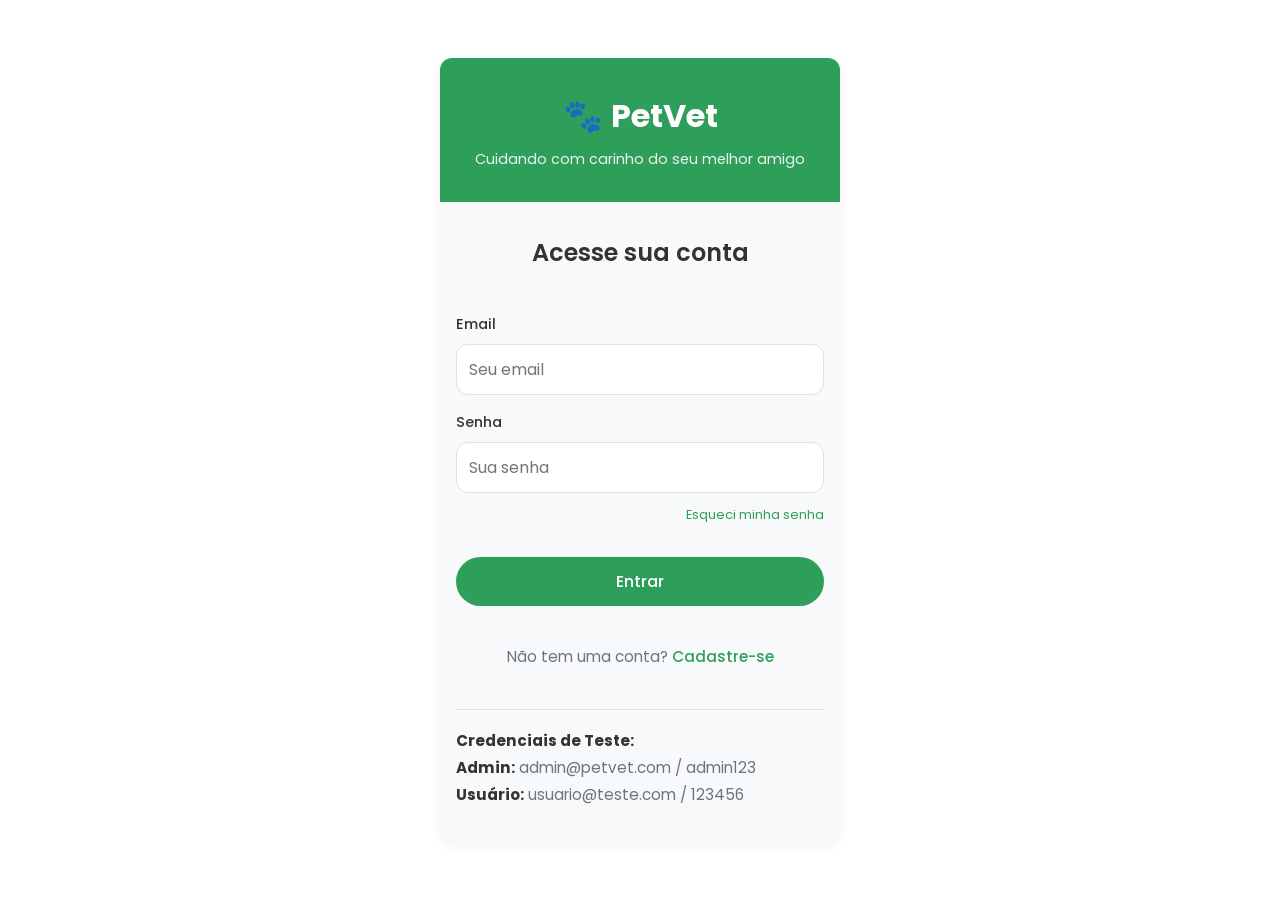
<file: internacao.html>
<!DOCTYPE html>
<html lang="pt-BR">
<head>
  <meta charset="UTF-8" />
  <meta name="viewport" content="width=device-width, initial-scale=1.0" />
  <title>PetVet - Internação</title>
  <link rel="icon" type="image/x-icon" href="favicon.ico" />
  <link rel="stylesheet" href="styles.css" />
  <style>
    .container-internacao {
      max-width: 800px;
      margin: 0 auto;
    }

    .card-internacao {
      background-color: var(--cor-cartao);
      border-radius: var(--raio-borda);
      padding: var(--espaco-lg);
      margin-bottom: var(--espaco-lg);
      box-shadow: 0 1px 3px var(--sombra);
      border-left: 4px solid var(--cor-aviso);
    }

    .info-internacao {
      display: grid;
      grid-template-columns: repeat(auto-fit, minmax(200px, 1fr));
      gap: var(--espaco-md);
      margin-bottom: var(--espaco-lg);
    }

    .info-item {
      background-color: var(--cor-fundo);
      padding: var(--espaco-md);
      border-radius: var(--raio-borda);
      border-left: 4px solid var(--cor-primaria);
    }

    .info-label {
      font-size: 0.8rem;
      color: var(--cor-texto-suave);
      text-transform: uppercase;
      margin-bottom: 0.25rem;
    }

    .info-valor {
      font-size: 1.1rem;
      font-weight: 600;
      color: var(--cor-texto);
    }

    .timeline-internacao {
      position: relative;
      padding-left: 2rem;
      margin-bottom: var(--espaco-lg);
    }

    .evento-internacao {
      position: relative;
      margin-bottom: var(--espaco-lg);
      padding-bottom: var(--espaco-lg);
      border-left: 2px solid var(--cor-borda);
    }

    .evento-internacao:last-child {
      border-left: none;
    }

    .ponto-evento {
      position: absolute;
      left: -0.75rem;
      top: 0;
      width: 1rem;
      height: 1rem;
      background-color: var(--cor-primaria);
      border: 3px solid var(--cor-cartao);
      border-radius: 50%;
    }

    .data-evento {
      font-size: 0.85rem;
      color: var(--cor-texto-suave);
      font-weight: 600;
      margin-bottom: 0.25rem;
    }

    .titulo-evento {
      font-size: 1rem;
      font-weight: 600;
      color: var(--cor-texto);
      margin-bottom: 0.5rem;
    }

    .descricao-evento {
      font-size: 0.9rem;
      color: var(--cor-texto-suave);
      line-height: 1.4;
    }

    .status-internacao {
      display: inline-block;
      padding: 0.5rem 1rem;
      border-radius: 20px;
      font-weight: 600;
      margin-bottom: var(--espaco-lg);
    }

    .status-ativa {
      background-color: rgba(243, 156, 18, 0.2);
      color: var(--cor-aviso);
    }

    .status-alta {
      background-color: rgba(39, 174, 96, 0.2);
      color: var(--cor-sucesso);
    }

    @media (max-width: 768px) {
      .info-internacao {
        grid-template-columns: 1fr;
      }

      .container-internacao {
        padding: 0 var(--espaco-sm);
      }
    }
  </style>
</head>
<body>
  <div class="app">
    <!-- Cabeçalho -->
    <header class="cabecalho">
      <a href="#" data-navegar="/" class="botao-voltar">
        <span class="seta-voltar">←</span>
      </a>
      <h1>Internações</h1>
      <button class="botao-tema">🌙</button>
    </header>

    <!-- Conteúdo Principal -->
    <main class="conteudo-principal">
      <div class="container-internacao" id="internacoes-container"></div>
    </main>
  </div>

  <script src="main.js"></script>
  <script>
    // Dados de exemplo
    const internacoes = [
      {
        id: 1,
        animal: "Fluffy",
        tipo: "Gato",
        emoji: "🐱",
        motivo: "Gastroenterite",
        dataEntrada: "2025-04-20",
        dataEstimadaSaida: "2025-04-27",
        medico: "Dr. João Silva",
        medicamentos: ["Antibiótico", "Hidratação IV", "Antieméticos"],
        eventos: [
          { data: "2025-04-20 10:00", titulo: "Entrada", descricao: "Animal internado com sintomas de gastroenterite" },
          { data: "2025-04-21 14:00", titulo: "Exames", descricao: "Exame de sangue e ultrassom realizados" },
          { data: "2025-04-22 09:00", titulo: "Melhora", descricao: "Animal apresentando melhora nos sintomas" },
          { data: "2025-04-24 15:00", titulo: "Alta Prevista", descricao: "Animal apto para receber alta em 48h" },
        ],
        status: "ativa",
      },
      {
        id: 2,
        animal: "Rex",
        tipo: "Cão",
        emoji: "🐕",
        motivo: "Pós-operatório - Apendicectomia",
        dataEntrada: "2025-04-15",
        dataEstimadaSaida: "2025-04-28",
        medico: "Dra. Ana Costa",
        medicamentos: ["Antibiótico", "Analgésico", "Anti-inflamatório"],
        eventos: [
          { data: "2025-04-15 08:00", titulo: "Cirurgia", descricao: "Apendicectomia realizada com sucesso" },
          { data: "2025-04-15 16:00", titulo: "Recuperação", descricao: "Animal em pós-operatório imediato" },
          { data: "2025-04-16 10:00", titulo: "Curativos", descricao: "Troca de curativos e limpeza da ferida" },
          { data: "2025-04-20 09:00", titulo: "Controle", descricao: "Ferida cicatrizando bem" },
          { data: "2025-04-24 14:00", titulo: "Recuperação Completa", descricao: "Animal recuperado e pronto para alta" },
        ],
        status: "recuperacao",
      },
    ];

    document.addEventListener("DOMContentLoaded", function () {
      if (!window.petvet.usuarioManager.estaLogado()) {
        window.location.href = "login.html";
      }
      renderizarInternacoes();
    });

    function renderizarInternacoes() {
      const container = document.getElementById("internacoes-container");

      container.innerHTML = internacoes
        .map(
          (internacao) => `
        <div class="card-internacao">
          <div style="display: flex; align-items: center; justify-content: space-between; margin-bottom: 1rem;">
            <h2 style="margin: 0; display: flex; align-items: center; gap: 0.5rem;">
              <span style="font-size: 2rem;">${internacao.emoji}</span>
              ${internacao.animal}
            </h2>
            <span class="status-internacao status-${internacao.status}">
              ${internacao.status === "ativa" ? "🏥 Ativa" : "✅ Recuperação"}
            </span>
          </div>

          <div class="info-internacao">
            <div class="info-item">
              <div class="info-label">Motivo da Internação</div>
              <div class="info-valor">${internacao.motivo}</div>
            </div>
            <div class="info-item">
              <div class="info-label">Data de Entrada</div>
              <div class="info-valor">${new Date(internacao.dataEntrada).toLocaleDateString("pt-BR")}</div>
            </div>
            <div class="info-item">
              <div class="info-label">Data Estimada de Saída</div>
              <div class="info-valor">${new Date(internacao.dataEstimadaSaida).toLocaleDateString("pt-BR")}</div>
            </div>
            <div class="info-item">
              <div class="info-label">Médico Responsável</div>
              <div class="info-valor">${internacao.medico}</div>
            </div>
          </div>

          <h3 style="color: var(--cor-primaria); margin-top: 1.5rem; margin-bottom: 1rem;">💊 Medicamentos</h3>
          <div style="display: flex; flex-wrap: wrap; gap: 0.5rem; margin-bottom: 1.5rem;">
            ${internacao.medicamentos
              .map(
                (med) => `
              <span style="
                background-color: rgba(46, 158, 91, 0.2);
                color: var(--cor-primaria);
                padding: 0.4rem 0.8rem;
                border-radius: 20px;
                font-size: 0.85rem;
              ">
                ${med}
              </span>
            `
              )
              .join("")}
          </div>

          <h3 style="color: var(--cor-primaria); margin-bottom: 1rem;">📅 Histórico de Eventos</h3>
          <div class="timeline-internacao">
            ${internacao.eventos
              .map(
                (evento) => `
              <div class="evento-internacao">
                <div class="ponto-evento"></div>
                <div class="data-evento">${evento.data}</div>
                <div class="titulo-evento">${evento.titulo}</div>
                <div class="descricao-evento">${evento.descricao}</div>
              </div>
            `
              )
              .join("")}
          </div>
        </div>
      `
        )
        .join("");
    }
  </script>
</body>
</html>
</file>
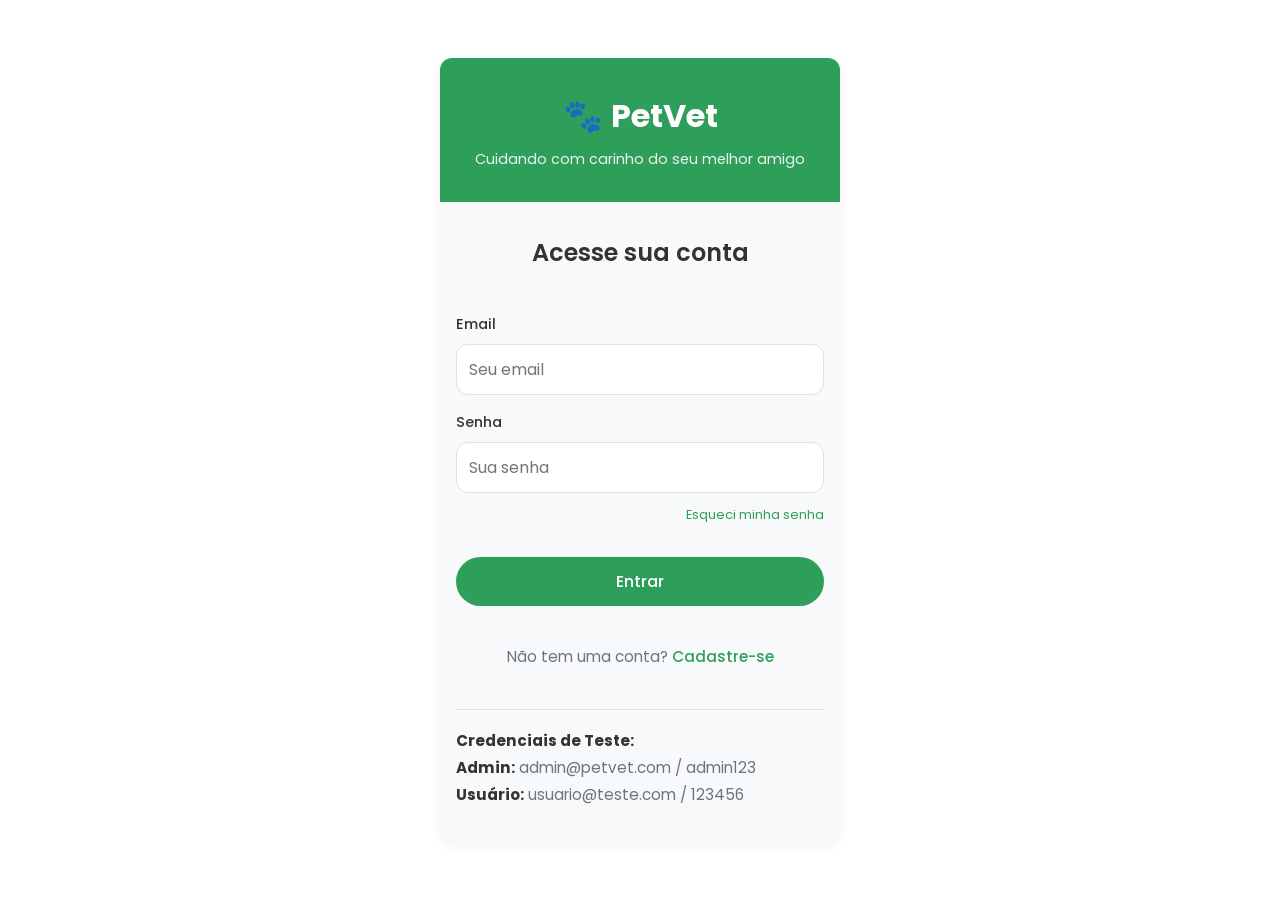
<file: login.html>
<!DOCTYPE html>
<html lang="pt-BR">
<head>
  <meta charset="UTF-8" />
  <meta name="viewport" content="width=device-width, initial-scale=1.0" />
  <title>PetVet - Login</title>
  <link rel="stylesheet" href="styles.css" />
  <link rel="icon" type="image/x-icon" href="favicon.ico" />
  <style>
    /* Estilos específicos da página de login */
  </style>
</head>
<body>
  <div class="app">
    <div class="pagina-login">
      <div class="container-login fade-in">
        <div class="logo-container">
          <div class="logo-clinica">
            <span class="icone-logo">🐾</span>
            <h1>PetVet</h1>
          </div>
          <p class="slogan">Cuidando com carinho do seu melhor amigo</p>
        </div>

        <div class="formulario-container">
          <h2>Acesse sua conta</h2>

          <div id="mensagem-erro" class="mensagem-erro hidden"></div>
          <div id="mensagem-sucesso" class="mensagem-sucesso hidden"></div>

          <form id="form-login" onsubmit="handleLogin(event)">
            <div class="campo-formulario">
              <label for="email">Email</label>
              <input
                type="email"
                id="email"
                name="email"
                placeholder="Seu email"
                required
                autocomplete="email"
              />
            </div>

            <div class="campo-formulario">
              <label for="senha">Senha</label>
              <input
                type="password"
                id="senha"
                name="senha"
                placeholder="Sua senha"
                required
                autocomplete="current-password"
              />
              <a href="#" class="link-esqueci-senha">Esqueci minha senha</a>
            </div>

            <button type="submit" class="botao-login" id="botao-enviar">
              Entrar
            </button>
          </form>

          <div class="opcoes-adicionais">
            <p>
              Não tem uma conta?
              <a href="cadastro.html" class="link-cadastro">Cadastre-se</a>
            </p>
          </div>

          <div class="credenciais-teste">
            <p><strong>Credenciais de Teste:</strong></p>
            <p>
              <strong>Admin:</strong> admin@petvet.com / admin123
            </p>
            <p>
              <strong>Usuário:</strong> usuario@teste.com / 123456
            </p>
          </div>
        </div>
      </div>
    </div>
  </div>
  <script src="main.js"></script>
  <script>
    document.addEventListener("DOMContentLoaded", function () {
      if (window.petvet.usuarioManager.estaLogado()) {
        window.location.href = "index.html";
      }
    });

    function handleLogin(event) {
      event.preventDefault();

      const email = document.getElementById("email").value.trim();
      const senha = document.getElementById("senha").value;
      const msgErro    = document.getElementById("mensagem-erro");
      const msgSucesso = document.getElementById("mensagem-sucesso");
      const botao      = document.getElementById("botao-enviar");

      msgErro.classList.add("hidden");
      msgSucesso.classList.add("hidden");

      const resultado = window.petvet.usuarioManager.login(email, senha);

      if (!resultado.sucesso) {
        msgErro.textContent = resultado.mensagem;
        msgErro.classList.remove("hidden");
        return;
      }

      botao.disabled = true;
      msgSucesso.textContent = "Login realizado com sucesso! Redirecionando...";
      msgSucesso.classList.remove("hidden");

      setTimeout(() => {
        if (resultado.usuario.tipo === "admin") {
          window.location.href = "admin-dashboard.html";
        } else {
          window.location.href = "index.html";
        }
      }, 1000);
    }
  </script>
</body>
</html>
</file>
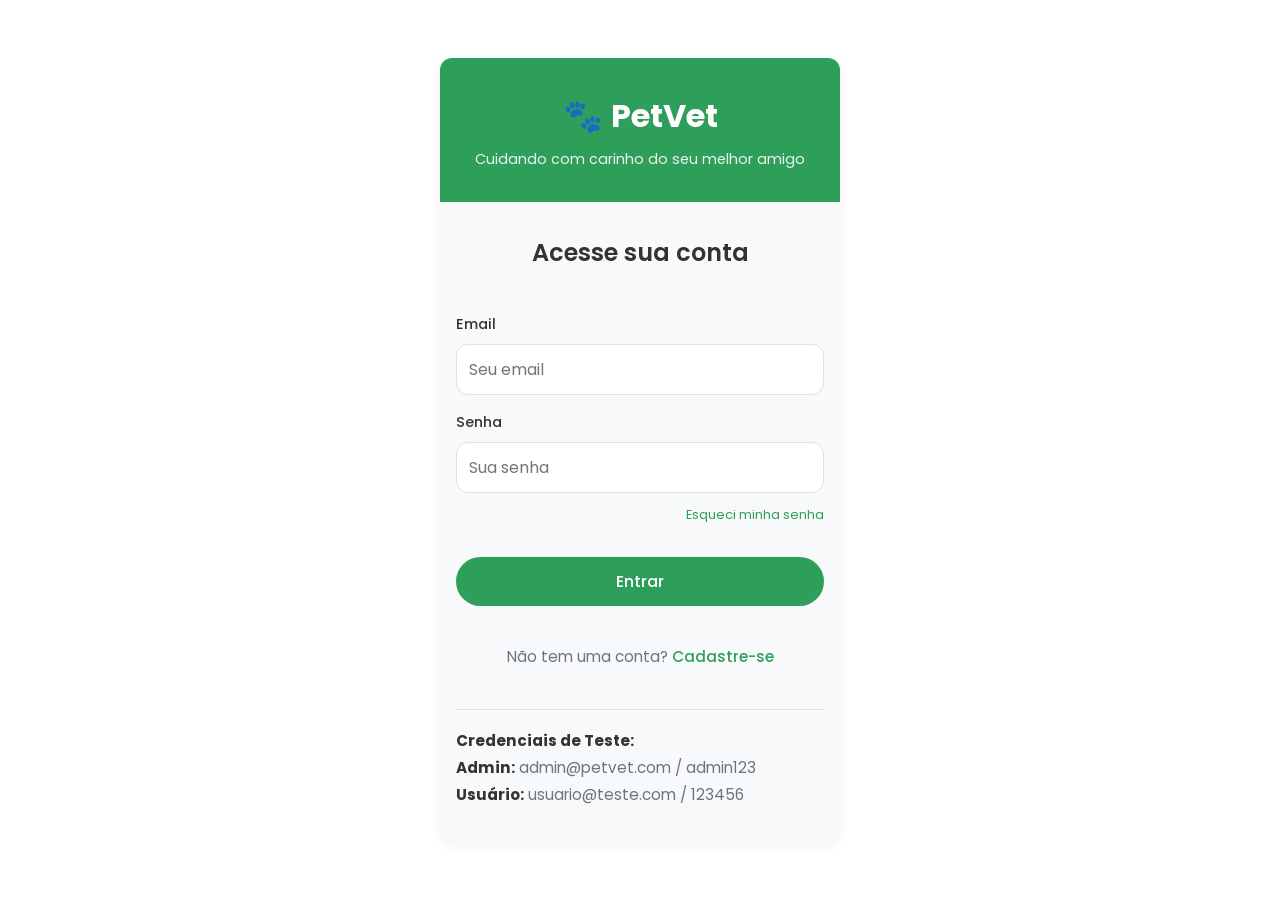
<file: meu-prontuario.html>
<!DOCTYPE html>
<html lang="pt-BR">
<head>
  <meta charset="UTF-8" />
  <meta name="viewport" content="width=device-width, initial-scale=1.0" />
  <title>PetVet - Meu Prontuário</title>
  <link rel="icon" type="image/x-icon" href="favicon.ico" />
  <link rel="stylesheet" href="styles.css" />
  <style>
    .seletor-animal {
      background-color: var(--cor-cartao);
      border-radius: var(--raio-borda);
      padding: var(--espaco-lg);
      margin-bottom: var(--espaco-lg);
      box-shadow: 0 1px 3px var(--sombra);
    }

    .grid-animais {
      display: grid;
      grid-template-columns: repeat(auto-fit, minmax(150px, 1fr));
      gap: var(--espaco-md);
      margin-bottom: var(--espaco-lg);
    }

    .card-animal {
      background-color: var(--cor-fundo);
      border: 2px solid var(--cor-borda);
      border-radius: var(--raio-borda);
      padding: var(--espaco-md);
      text-align: center;
      cursor: pointer;
      transition: all var(--transicao-media);
    }

    .card-animal:hover {
      border-color: var(--cor-primaria);
      background-color: var(--cor-primaria-clara);
    }

    .card-animal.ativo {
      border-color: var(--cor-primaria);
      background-color: var(--cor-primaria-clara);
    }

    .emoji-animal {
      font-size: 2.5rem;
      margin-bottom: var(--espaco-sm);
    }

    .nome-animal {
      font-weight: 600;
      color: var(--cor-texto);
    }

    .info-animal {
      font-size: 0.8rem;
      color: var(--cor-texto-suave);
    }

    .secao-prontuario {
      background-color: var(--cor-cartao);
      border-radius: var(--raio-borda);
      padding: var(--espaco-lg);
      margin-bottom: var(--espaco-lg);
      box-shadow: 0 1px 3px var(--sombra);
    }

    .secao-prontuario h3 {
      color: var(--cor-primaria);
      margin-bottom: var(--espaco-md);
      display: flex;
      align-items: center;
      gap: var(--espaco-sm);
    }

    .timeline {
      position: relative;
      padding-left: 2rem;
    }

    .timeline-item {
      position: relative;
      margin-bottom: var(--espaco-lg);
      padding-bottom: var(--espaco-lg);
      border-left: 2px solid var(--cor-borda);
    }

    .timeline-item:last-child {
      border-left: none;
    }

    .timeline-dot {
      position: absolute;
      left: -0.75rem;
      top: 0;
      width: 1rem;
      height: 1rem;
      background-color: var(--cor-primaria);
      border: 3px solid var(--cor-cartao);
      border-radius: 50%;
    }

    .timeline-data {
      font-size: 0.85rem;
      color: var(--cor-texto-suave);
      font-weight: 600;
      margin-bottom: 0.25rem;
    }

    .timeline-titulo {
      font-size: 1rem;
      font-weight: 600;
      color: var(--cor-texto);
      margin-bottom: 0.5rem;
    }

    .timeline-descricao {
      font-size: 0.9rem;
      color: var(--cor-texto-suave);
      line-height: 1.4;
    }

    .info-basica {
      display: grid;
      grid-template-columns: repeat(auto-fit, minmax(200px, 1fr));
      gap: var(--espaco-md);
      margin-bottom: var(--espaco-lg);
    }

    .info-item {
      background-color: var(--cor-fundo);
      padding: var(--espaco-md);
      border-radius: var(--raio-borda);
      border-left: 4px solid var(--cor-primaria);
    }

    .info-label {
      font-size: 0.8rem;
      color: var(--cor-texto-suave);
      margin-bottom: 0.25rem;
      text-transform: uppercase;
    }

    .info-valor {
      font-size: 1.1rem;
      font-weight: 600;
      color: var(--cor-texto);
    }

    @media (max-width: 768px) {
      .grid-animais {
        grid-template-columns: repeat(auto-fit, minmax(120px, 1fr));
      }

      .info-basica {
        grid-template-columns: repeat(2, 1fr);
      }
    }
  </style>
</head>
<body>
  <div class="app">
    <!-- Cabeçalho -->
    <header class="cabecalho">
      <a href="#" data-navegar="/" class="botao-voltar">
        <span class="seta-voltar">←</span>
      </a>
      <h1>Meu Prontuário</h1>
      <button class="botao-tema">🌙</button>
    </header>

    <!-- Conteúdo Principal -->
    <main class="conteudo-principal">
      <!-- Seletor de Animal -->
      <div class="seletor-animal">
        <h2>Selecione um Animal</h2>
        <div class="grid-animais" id="grid-animais"></div>
      </div>

      <!-- Informações Básicas -->
      <div class="secao-prontuario">
        <h3>📋 Informações Básicas</h3>
        <div class="info-basica" id="info-basica"></div>
      </div>

      <!-- Histórico Médico -->
      <div class="secao-prontuario">
        <h3>🏥 Histórico Médico</h3>
        <div class="timeline" id="timeline-historico"></div>
      </div>

      <!-- Vacinas -->
      <div class="secao-prontuario">
        <h3>💉 Carteira de Vacinação</h3>
        <div class="timeline" id="timeline-vacinas"></div>
      </div>

      <!-- Tratamentos -->
      <div class="secao-prontuario">
        <h3>💊 Tratamentos em Andamento</h3>
        <div id="tratamentos-container"></div>
      </div>
    </main>
  </div>

  <script src="main.js"></script>
  <script>
    // Dados de exemplo
    const animais = [
      {
        id: 1,
        nome: "Fluffy",
        tipo: "Gato",
        emoji: "🐱",
        raca: "Persa",
        idade: "3 anos",
        peso: "4.5 kg",
        dataNascimento: "2021-10-15",
        microchip: "ABC123456",
      },
      {
        id: 2,
        nome: "Rex",
        tipo: "Cão",
        emoji: "🐕",
        raca: "Labrador",
        idade: "5 anos",
        peso: "32 kg",
        dataNascimento: "2019-08-20",
        microchip: "DEF789012",
      },
    ];

    const historicoMedico = {
      1: [
        {
          data: "2025-04-15",
          titulo: "Consulta de Rotina",
          descricao: "Exame clínico realizado. Tudo normal. Recomendado limpeza de dentes.",
        },
        {
          data: "2025-03-10",
          titulo: "Vacinação",
          descricao: "Dose de reforço da vacina tríplice aplicada.",
        },
        {
          data: "2025-02-05",
          titulo: "Consulta Dermatológica",
          descricao: "Tratamento de alergia cutânea iniciado.",
        },
      ],
      2: [
        {
          data: "2025-04-18",
          titulo: "Radiografia",
          descricao: "Pequeno nódulo em pulmão esquerdo detectado. Acompanhamento em 3 meses.",
        },
        {
          data: "2025-03-20",
          titulo: "Exame de Sangue",
          descricao: "Hemograma completo. Resultados normais.",
        },
      ],
    };

    const vacinacoes = {
      1: [
        { data: "2025-02-01", vacina: "Tríplice Felina", proxima: "2026-02-01" },
        { data: "2024-06-15", vacina: "Raiva", proxima: "2025-06-15" },
        { data: "2024-03-10", vacina: "Leucemia Felina", proxima: "2025-03-10" },
      ],
      2: [
        { data: "2025-01-15", vacina: "Tríplice Canina", proxima: "2026-01-15" },
        { data: "2024-08-20", vacina: "Raiva", proxima: "2025-08-20" },
      ],
    };

    const tratamentos = {
      1: [
        {
          titulo: "Medicação Alergia",
          frequencia: "2x por dia",
          dataInicio: "2025-02-05",
          descricao: "Anti-histamínico para controle de alergia",
        },
      ],
      2: [],
    };

    let animalSelecionado = 1;

    document.addEventListener("DOMContentLoaded", function () {
      if (!window.petvet.usuarioManager.estaLogado()) {
        window.location.href = "login.html";
      }
      renderizarAnimais();
      atualizarProntuario(1);
    });

    function renderizarAnimais() {
      const grid = document.getElementById("grid-animais");
      grid.innerHTML = animais
        .map(
          (animal) => `
        <div class="card-animal ${animal.id === animalSelecionado ? "ativo" : ""}" 
             onclick="selecionarAnimal(${animal.id})">
          <div class="emoji-animal">${animal.emoji}</div>
          <div class="nome-animal">${animal.nome}</div>
          <div class="info-animal">${animal.raca}</div>
        </div>
      `
        )
        .join("");
    }

    function selecionarAnimal(id) {
      animalSelecionado = id;
      renderizarAnimais();
      atualizarProntuario(id);
    }

    function atualizarProntuario(animalId) {
      const animal = animais.find((a) => a.id === animalId);

      // Atualizar informações básicas
      const infoBasica = document.getElementById("info-basica");
      infoBasica.innerHTML = `
        <div class="info-item">
          <div class="info-label">Raça</div>
          <div class="info-valor">${animal.raca}</div>
        </div>
        <div class="info-item">
          <div class="info-label">Idade</div>
          <div class="info-valor">${animal.idade}</div>
        </div>
        <div class="info-item">
          <div class="info-label">Peso</div>
          <div class="info-valor">${animal.peso}</div>
        </div>
        <div class="info-item">
          <div class="info-label">Microchip</div>
          <div class="info-valor">${animal.microchip}</div>
        </div>
      `;

      // Atualizar histórico médico
      const timeline = document.getElementById("timeline-historico");
      const historico = historicoMedico[animalId] || [];
      timeline.innerHTML = historico
        .map(
          (item) => `
        <div class="timeline-item">
          <div class="timeline-dot"></div>
          <div class="timeline-data">${new Date(item.data).toLocaleDateString("pt-BR")}</div>
          <div class="timeline-titulo">${item.titulo}</div>
          <div class="timeline-descricao">${item.descricao}</div>
        </div>
      `
        )
        .join("");

      // Atualizar vacinações
      const timelineVacinas = document.getElementById("timeline-vacinas");
      const vacinas = vacinacoes[animalId] || [];
      timelineVacinas.innerHTML = vacinas
        .map(
          (vacina) => `
        <div class="timeline-item">
          <div class="timeline-dot"></div>
          <div class="timeline-data">Aplicada em ${new Date(vacina.data).toLocaleDateString("pt-BR")}</div>
          <div class="timeline-titulo">${vacina.vacina}</div>
          <div class="timeline-descricao">Próxima dose: ${new Date(vacina.proxima).toLocaleDateString("pt-BR")}</div>
        </div>
      `
        )
        .join("");

      // Atualizar tratamentos
      const tratamentosContainer = document.getElementById("tratamentos-container");
      const trats = tratamentos[animalId] || [];
      if (trats.length === 0) {
        tratamentosContainer.innerHTML =
          '<p style="color: var(--cor-texto-suave);">Nenhum tratamento ativo no momento.</p>';
      } else {
        tratamentosContainer.innerHTML = trats
          .map(
            (trat) => `
          <div style="background-color: var(--cor-fundo); padding: 1rem; border-radius: var(--raio-borda); margin-bottom: 1rem; border-left: 4px solid var(--cor-aviso);">
            <h4 style="margin: 0 0 0.5rem 0;">${trat.titulo}</h4>
            <p style="margin: 0.5rem 0;"><strong>Frequência:</strong> ${trat.frequencia}</p>
            <p style="margin: 0.5rem 0;"><strong>Desde:</strong> ${new Date(trat.dataInicio).toLocaleDateString("pt-BR")}</p>
            <p style="margin: 0.5rem 0; color: var(--cor-texto-suave);">${trat.descricao}</p>
          </div>
        `
          )
          .join("");
      }
    }
  </script>
</body>
</html>
</file>
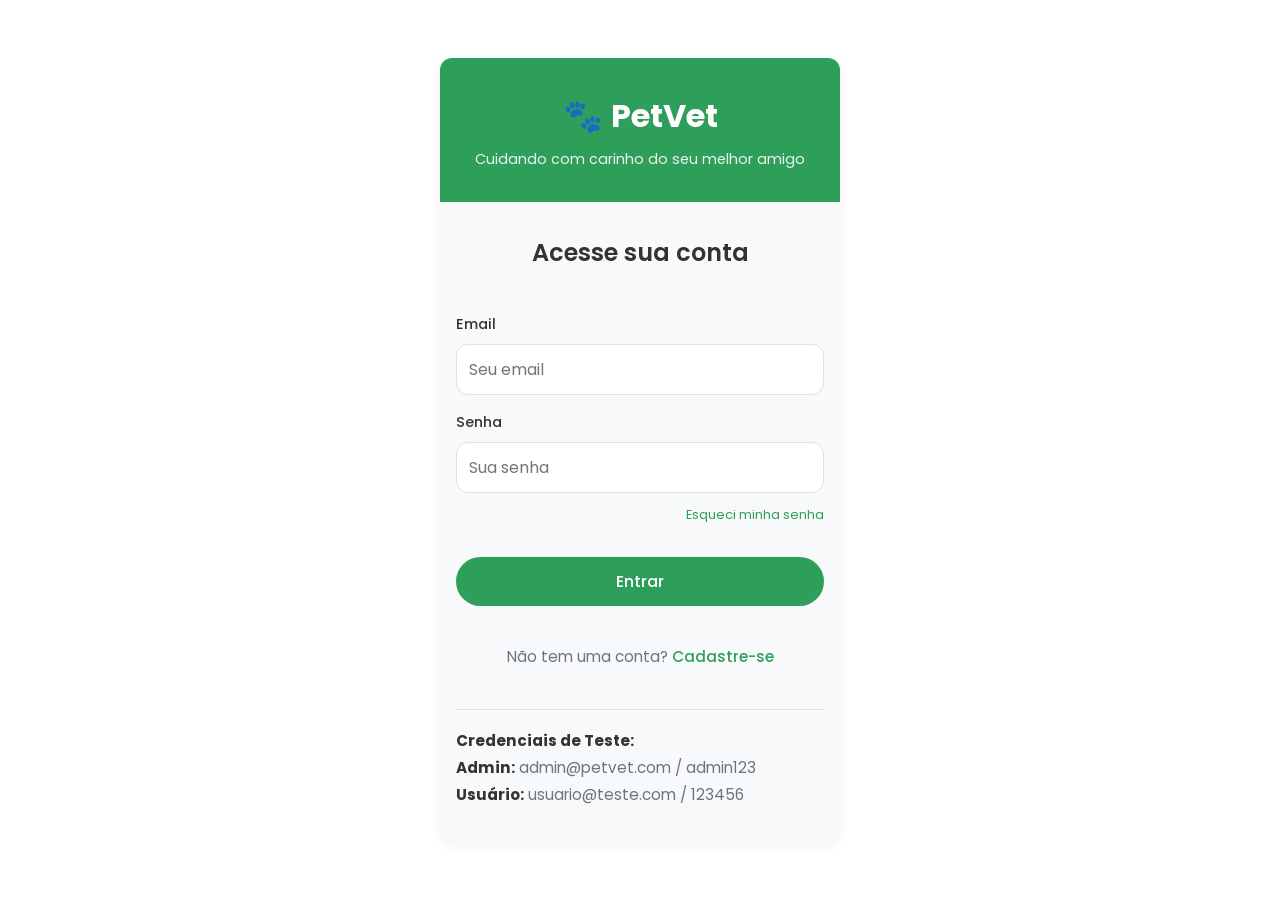
<file: resultados-exames.html>
<!DOCTYPE html>
<html lang="pt-BR">
<head>
  <meta charset="UTF-8" />
  <meta name="viewport" content="width=device-width, initial-scale=1.0" />
  <title>PetVet - Resultados de Exames</title>
  <link rel="icon" type="image/x-icon" href="favicon.ico" />
  <link rel="stylesheet" href="styles.css" />
  <style>
    .filtro-exames {
      background-color: var(--cor-cartao);
      border-radius: var(--raio-borda);
      padding: var(--espaco-lg);
      margin-bottom: var(--espaco-lg);
      box-shadow: 0 1px 3px var(--sombra);
    }

    .tabela-exames {
      width: 100%;
      border-collapse: collapse;
    }

    .tabela-exames th {
      background-color: var(--cor-primaria-clara);
      color: var(--cor-texto);
      padding: 1rem;
      text-align: left;
      font-weight: 600;
      border-bottom: 2px solid var(--cor-primaria);
    }

    .tabela-exames td {
      padding: 1rem;
      border-bottom: 1px solid var(--cor-borda);
    }

    .tabela-exames tr:hover {
      background-color: var(--cor-cartao);
    }

    .status-badge {
      display: inline-block;
      padding: 0.4rem 0.8rem;
      border-radius: 20px;
      font-size: 0.8rem;
      font-weight: 600;
    }

    .status-concluido {
      background-color: rgba(39, 174, 96, 0.2);
      color: var(--cor-sucesso);
    }

    .status-pendente {
      background-color: rgba(243, 156, 18, 0.2);
      color: var(--cor-aviso);
    }

    .status-processando {
      background-color: rgba(58, 160, 185, 0.2);
      color: var(--cor-secundaria);
    }

    .botao-ver-detalhes {
      background-color: var(--cor-primaria);
      color: white;
      border: none;
      padding: 0.5rem 1rem;
      border-radius: var(--raio-borda);
      cursor: pointer;
      font-size: 0.9rem;
      transition: background-color var(--transicao-rapida);
    }

    .botao-ver-detalhes:hover {
      background-color: var(--cor-primaria-hover);
    }

    .modal {
      display: none;
      position: fixed;
      top: 0;
      left: 0;
      right: 0;
      bottom: 0;
      background-color: rgba(0, 0, 0, 0.5);
      z-index: 1000;
      align-items: center;
      justify-content: center;
    }

    .modal.visivel {
      display: flex;
    }

    .modal-conteudo {
      background-color: var(--cor-cartao);
      border-radius: var(--raio-borda);
      padding: 2rem;
      max-width: 600px;
      width: 90%;
      box-shadow: 0 4px 12px var(--sombra-hover);
    }

    .modal-header {
      display: flex;
      justify-content: space-between;
      align-items: center;
      margin-bottom: 1.5rem;
      padding-bottom: 1rem;
      border-bottom: 1px solid var(--cor-borda);
    }

    .botao-fechar-modal {
      background: none;
      border: none;
      font-size: 1.5rem;
      cursor: pointer;
      color: var(--cor-texto-suave);
    }

    .sem-exames {
      text-align: center;
      padding: 2rem;
      color: var(--cor-texto-suave);
    }

    .sem-exames-icone {
      font-size: 3rem;
      margin-bottom: 1rem;
    }

    @media (max-width: 768px) {
      .tabela-exames {
        font-size: 0.9rem;
      }

      .tabela-exames th,
      .tabela-exames td {
        padding: 0.7rem;
      }

      .botao-ver-detalhes {
        padding: 0.4rem 0.8rem;
        font-size: 0.8rem;
      }
    }
  </style>
</head>
<body>
  <div class="app">
    <!-- Cabeçalho -->
    <header class="cabecalho">
      <a href="#" data-navegar="/" class="botao-voltar">
        <span class="seta-voltar">←</span>
      </a>
      <h1>Resultados de Exames</h1>
      <button class="botao-tema">🌙</button>
    </header>

    <!-- Conteúdo Principal -->
    <main class="conteudo-principal">
      <!-- Filtro -->
      <div class="filtro-exames">
        <h2>🔍 Filtrar Exames</h2>
        <div style="display: grid; grid-template-columns: repeat(auto-fit, minmax(200px, 1fr)); gap: 1rem;">
          <div class="campo-formulario">
            <label for="filtro-animal">Animal</label>
            <select id="filtro-animal">
              <option value="">Todos os animais</option>
              <option value="fluffy">Fluffy (Gato)</option>
              <option value="rex">Rex (Cão)</option>
            </select>
          </div>

          <div class="campo-formulario">
            <label for="filtro-status">Status</label>
            <select id="filtro-status">
              <option value="">Todos</option>
              <option value="concluido">Concluído</option>
              <option value="pendente">Pendente</option>
              <option value="processando">Processando</option>
            </select>
          </div>

          <div class="campo-formulario">
            <label for="filtro-tipo">Tipo de Exame</label>
            <select id="filtro-tipo">
              <option value="">Todos os tipos</option>
              <option value="sangue">Exame de Sangue</option>
              <option value="radiografia">Radiografia</option>
              <option value="ultrassom">Ultrassom</option>
            </select>
          </div>
        </div>
        <button class="botao-secundario" onclick="filtrarExames()" style="width: 100%; margin-top: 1rem">
          Filtrar
        </button>
      </div>

      <!-- Tabela de Exames -->
      <div id="exames-container"></div>
    </main>
  </div>

  <!-- Modal de Detalhes -->
  <div id="modal-detalhes" class="modal">
    <div class="modal-conteudo">
      <div class="modal-header">
        <h2>Detalhes do Exame</h2>
        <button class="botao-fechar-modal" onclick="fecharModal()">✕</button>
      </div>
      <div id="modal-corpo"></div>
    </div>
  </div>

  <script src="main.js"></script>
  <script>
    // Dados de exemplo
    const exames = [
      {
        id: 1,
        animal: "Fluffy",
        tipo: "Exame de Sangue",
        data: "2025-04-15",
        status: "concluido",
        medico: "Dr. João Silva",
        resultado: "Normal",
        detalhes: {
          hemoglobina: "13.5 g/dL",
          plaquetas: "250 mil/μL",
          leucocitos: "7.5 mil/μL",
          observacoes: "Tudo dentro dos parâmetros normais",
        },
      },
      {
        id: 2,
        animal: "Rex",
        tipo: "Radiografia",
        data: "2025-04-18",
        status: "concluido",
        medico: "Dra. Maria Santos",
        resultado: "Normal com achados",
        detalhes: {
          localizacao: "Tórax",
          achados: "Pequeno nódulo em pulmão esquerdo",
          recomendacao: "Acompanhamento em 3 meses",
          observacoes: "Requere avaliação clínica complementar",
        },
      },
      {
        id: 3,
        animal: "Fluffy",
        tipo: "Ultrassom",
        data: "2025-04-20",
        status: "processando",
        medico: "Dr. Carlos Oliveira",
        resultado: "Pendente",
        detalhes: {
          localizacao: "Abdômen",
          status: "Processando...",
          dataEstimada: "2025-04-22",
        },
      },
      {
        id: 4,
        animal: "Rex",
        tipo: "Exame de Sangue",
        data: "2025-04-19",
        status: "pendente",
        medico: "Dra. Ana Costa",
        resultado: "Pendente",
        detalhes: {
          status: "Aguardando análise",
          dataEstimada: "2025-04-21",
        },
      },
    ];

    document.addEventListener("DOMContentLoaded", function () {
      if (!window.petvet.usuarioManager.estaLogado()) {
        window.location.href = "login.html";
      }
      renderizarExames(exames);
    });

    function renderizarExames(lista) {
      const container = document.getElementById("exames-container");

      if (lista.length === 0) {
        container.innerHTML = `
          <div class="sem-exames">
            <div class="sem-exames-icone">📋</div>
            <h3>Nenhum exame encontrado</h3>
            <p>Você não possui exames ainda. Solicite um novo exame ao seu veterinário.</p>
          </div>
        `;
        return;
      }

      const tabela = `
        <table class="tabela-exames">
          <thead>
            <tr>
              <th>Animal</th>
              <th>Tipo de Exame</th>
              <th>Data</th>
              <th>Médico</th>
              <th>Status</th>
              <th>Ação</th>
            </tr>
          </thead>
          <tbody>
            ${lista
              .map(
                (exame) => `
              <tr>
                <td><strong>${exame.animal}</strong></td>
                <td>${exame.tipo}</td>
                <td>${new Date(exame.data).toLocaleDateString("pt-BR")}</td>
                <td>${exame.medico}</td>
                <td>
                  <span class="status-badge status-${exame.status}">
                    ${exame.status.charAt(0).toUpperCase() + exame.status.slice(1)}
                  </span>
                </td>
                <td>
                  <button class="botao-ver-detalhes" onclick="abrirDetalhes(${exame.id})">
                    Ver
                  </button>
                </td>
              </tr>
            `
              )
              .join("")}
          </tbody>
        </table>
      `;

      container.innerHTML = tabela;
    }

    function abrirDetalhes(id) {
      const exame = exames.find((e) => e.id === id);
      if (!exame) return;

      const modal = document.getElementById("modal-detalhes");
      const corpo = document.getElementById("modal-corpo");

      let detalheHtml = `
        <div style="margin-bottom: 1rem;">
          <p><strong>Animal:</strong> ${exame.animal}</p>
          <p><strong>Tipo:</strong> ${exame.tipo}</p>
          <p><strong>Data:</strong> ${new Date(exame.data).toLocaleDateString("pt-BR")}</p>
          <p><strong>Médico:</strong> ${exame.medico}</p>
          <p><strong>Status:</strong> <span class="status-badge status-${exame.status}">${exame.status.charAt(0).toUpperCase() + exame.status.slice(1)}</span></p>
        </div>

        <div style="border-top: 1px solid var(--cor-borda); padding-top: 1rem;">
          <h3 style="margin-bottom: 1rem;">Resultados</h3>
      `;

      Object.entries(exame.detalhes).forEach(([key, value]) => {
        const label = key
          .replace(/([A-Z])/g, " $1")
          .replace(/^./, (str) => str.toUpperCase());
        detalheHtml += `<p><strong>${label}:</strong> ${value}</p>`;
      });

      detalheHtml += `
        </div>
        <div style="margin-top: 1.5rem; display: flex; gap: 1rem;">
          <button class="botao-principal" style="flex: 1; cursor: pointer;" onclick="compartilharExame(${exame.id})">
            📤 Compartilhar
          </button>
          <button class="botao-secundario" style="flex: 1; cursor: pointer;" onclick="downloadExame(${exame.id})">
            💾 Download
          </button>
        </div>
      `;

      corpo.innerHTML = detalheHtml;
      modal.classList.add("visivel");
    }

    function fecharModal() {
      document.getElementById("modal-detalhes").classList.remove("visivel");
    }

    function filtrarExames() {
      renderizarExames(exames);
    }

    function compartilharExame(id) {
      alert("Exame compartilhado com sucesso!");
    }

    function downloadExame(id) {
      alert("Baixando exame...");
    }

    // Fechar modal ao clicar fora dele
    document.getElementById("modal-detalhes").addEventListener("click", function (e) {
      if (e.target === this) {
        fecharModal();
      }
    });
  </script>
</body>
</html>
</file>
<file: styles.css>
/* ============================================
   PetVet - HTML/CSS3 Stylesheet
   ============================================ */

/* Importação da fonte Poppins */
@import url("https://fonts.googleapis.com/css2?family=Poppins:wght@300;400;500;600;700&display=swap");

/* Reset e Base */
* {
  margin: 0;
  padding: 0;
  box-sizing: border-box;
}

html,
body {
  width: 100%;
  height: 100%;
  font-family: "Poppins", sans-serif;
  -webkit-font-smoothing: antialiased;
  -moz-osx-font-smoothing: grayscale;
}

/* ============================================
   Tema Claro (Padrão)
   ============================================ */
:root {
  /* Cores do tema claro */
  --cor-fundo: #ffffff;
  --cor-texto: #333333;
  --cor-primaria: #2e9e5b;
  --cor-primaria-hover: #25844c;
  --cor-primaria-clara: #e6f4ed;
  --cor-secundaria: #3aa0b9;
  --cor-secundaria-hover: #2d8094;
  --cor-borda: #e0e0e0;
  --cor-cartao: #f8f9fa;
  --cor-cartao-borda: #e9ecef;
  --cor-destaque: #f0f9f6;
  --cor-erro: #e74c3c;
  --cor-aviso: #f39c12;
  --cor-sucesso: #27ae60;
  --cor-texto-suave: #6c757d;
  --sombra: rgba(0, 0, 0, 0.05);
  --sombra-hover: rgba(0, 0, 0, 0.1);

  /* Espaçamento e tamanhos */
  --raio-borda: 12px;
  --espaco-xs: 0.25rem;
  --espaco-sm: 0.5rem;
  --espaco-md: 1rem;
  --espaco-lg: 1.5rem;
  --espaco-xl: 2rem;

  /* Transições */
  --transicao-rapida: 0.2s ease;
  --transicao-media: 0.3s ease;
}

/* ============================================
   Tema Escuro
   ============================================ */
body.escuro {
  --cor-fundo: #121212;
  --cor-texto: #f8f9fa;
  --cor-primaria: #3eb370;
  --cor-primaria-hover: #4cc985;
  --cor-primaria-clara: #1a3a2a;
  --cor-secundaria: #4db8d5;
  --cor-secundaria-hover: #5fc5e0;
  --cor-borda: #333333;
  --cor-cartao: #1e1e1e;
  --cor-cartao-borda: #333333;
  --cor-destaque: #1a3a2a;
  --cor-erro: #e74c3c;
  --cor-aviso: #f39c12;
  --cor-sucesso: #27ae60;
  --cor-texto-suave: #adb5bd;
  --sombra: rgba(0, 0, 0, 0.2);
  --sombra-hover: rgba(0, 0, 0, 0.3);
}

/* ============================================
   Estilos Base
   ============================================ */
body {
  background-color: var(--cor-fundo);
  color: var(--cor-texto);
  transition: background-color var(--transicao-media),
              color var(--transicao-media);
  line-height: 1.6;
}

/* ============================================
   Container Principal
   ============================================ */
.app {
  display: flex;
  flex-direction: column;
  min-height: 100vh;
  position: sticky;
}

/* ============================================
   Cabeçalho Comum
   ============================================ */
.cabecalho,
.cabecalho-inicial {
  display: flex;
  align-items: center;
  padding: var(--espaco-md);
  border-bottom: 1px solid var(--cor-borda);
  background-color: var(--cor-fundo);
  position: sticky;
  top: 0;
  z-index: 10;
  gap: var(--espaco-md);
}

.cabecalho-inicial {
  justify-content: space-between;
}

.botao-voltar {
  background: none;
  border: none;
  color: var(--cor-primaria);
  font-size: 1.5rem;
  cursor: pointer;
  text-decoration: none;
  display: flex;
  align-items: center;
  transition: transform var(--transicao-rapida);
}

.botao-voltar:hover {
  transform: scale(1.1);
}

.seta-voltar {
  font-size: 1.8rem;
}

.titulo-clinica {
  font-size: 1.2rem;
  font-weight: 700;
  color: var(--cor-primaria);
  flex: 1;
}

/* ============================================
   Tipografia
   ============================================ */
h1 {
  font-size: 1.8rem;
  font-weight: 700;
  color: var(--cor-texto);
  margin-bottom: var(--espaco-md);
}

h2 {
  font-size: 1.5rem;
  font-weight: 600;
  color: var(--cor-texto);
  margin-bottom: var(--espaco-lg);
}

h3 {
  font-size: 1.1rem;
  font-weight: 500;
  color: var(--cor-texto);
  margin-bottom: var(--espaco-sm);
}

p {
  font-size: 0.95rem;
  color: var(--cor-texto-suave);
  line-height: 1.5;
}

/* ============================================
   Botões
   ============================================ */
button,
.botao {
  font-family: "Poppins", sans-serif;
  font-weight: 500;
  border: none;
  border-radius: var(--raio-borda);
  cursor: pointer;
  transition: all var(--transicao-rapida);
  display: inline-flex;
  align-items: center;
  justify-content: center;
  gap: var(--espaco-sm);
}

button:active,
.botao:active {
  transform: scale(0.98);
}

button:disabled,
.botao:disabled {
  opacity: 0.6;
  cursor: not-allowed;
}

/* Botão Primário */
.botao-principal,
.botao-primary {
  background-color: var(--cor-primaria);
  color: white;
  padding: 0.8rem 1.5rem;
  font-size: 1rem;
  width: 100%;
}

.botao-principal:hover:not(:disabled),
.botao-primary:hover:not(:disabled) {
  background-color: var(--cor-primaria-hover);
}

/* Botão Secundário */
.botao-secundario,
.botao-secondary {
  background-color: var(--cor-cartao);
  color: var(--cor-texto);
  border: 1px solid var(--cor-borda);
  padding: 0.75rem 1.5rem;
}

.botao-secundario:hover:not(:disabled),
.botao-secondary:hover:not(:disabled) {
  background-color: var(--cor-borda);
}

/* Botão Tema */
.botao-tema,
.botao-tema-inicial {
  width: 2.5rem;
  height: 2.5rem;
  border-radius: 50%;
  background: none;
  border: none;
  font-size: 1.2rem;
  display: flex;
  align-items: center;
  justify-content: center;
  cursor: pointer;
  transition: background-color var(--transicao-rapida);
}

.botao-tema:hover,
.botao-tema-inicial:hover {
  background-color: var(--cor-cartao);
}

/* Botão Logout */
.botao-logout-usuario {
  display: flex;
  align-items: center;
  gap: var(--espaco-sm);
  background-color: var(--cor-cartao);
  border: 1px solid var(--cor-borda);
  border-radius: 2rem;
  padding: 0.5rem 1rem;
  color: var(--cor-texto);
  font-size: 0.9rem;
  cursor: pointer;
  transition: all var(--transicao-rapida);
}

.botao-logout-usuario:hover {
  background-color: rgba(231, 76, 60, 0.1);
  color: var(--cor-erro);
  border-color: var(--cor-erro);
}

.icone-logout {
  font-size: 1.1rem;
}

.texto-logout {
  font-weight: 500;
}

/* ============================================
   Conteúdo Principal
   ============================================ */
.conteudo-principal,
main {
  flex: 1;
  padding: var(--espaco-md);
  width: 100%;
  max-width: 100%;

}

/* ============================================
   Cards
   ============================================ */
.card-destaque {
  background-color: rgba(46, 158, 91, 0.1);
  border-radius: var(--raio-borda);
  padding: var(--espaco-lg);
  box-shadow: 0 2px 4px var(--sombra);
  transition: all var(--transicao-media);
  
}

.card-destaque:hover {
  box-shadow: 0 4px 8px var(--sombra-hover);
  transform: translateY(-2px);
}

.card-servico {
  background-color: var(--cor-cartao);
  border: 1px solid var(--cor-cartao-borda);
  border-radius: var(--raio-borda);
  padding: var(--espaco-lg);
  box-shadow: 0 1px 3px var(--sombra);
  transition: all var(--transicao-media);
  cursor: pointer;
}

.card-servico:hover {
  box-shadow: 0 3px 6px var(--sombra-hover);
  transform: translateY(-2px);
}

.card-servico.card-secundario {
  border-left: 4px solid var(--cor-secundaria);
}

.titulo-card {
  display: flex;
  align-items: center;
  gap: var(--espaco-sm);
  font-size: 1.3rem;
  font-weight: 600;
  color: var(--cor-primaria);
  margin-bottom: var(--espaco-sm);
}

.icone-card {
  font-size: 1.5rem;
}

.titulo-servico {
  font-size: 1.1rem;
  font-weight: 500;
  margin-bottom: var(--espaco-sm);
  color: var(--cor-texto);
}

.descricao-card,
.descricao-servico {
  font-size: 0.9rem;
  color: var(--cor-texto-suave);
  margin-bottom: var(--espaco-md);
  line-height: 1.4;
}

/* Grade de Serviços */
.grade-servicos {
  display: flex;
  flex-direction: column;
  gap: var(--espaco-md);
}

.coluna-servicos {
  display: flex;
  flex-direction: column;
  gap: var(--espaco-md);
}

@media (min-width: 768px) {
  .grade-servicos {
    flex-direction: row;
    gap: var(--espaco-lg);
  }

  .coluna-servicos {
    flex: 1;
  }
}

/* ============================================
   Formulários
   ============================================ */
.formulario-container,
form {
  display: flex;
  flex-direction: column;
  gap: var(--espaco-md);
}

.campo-formulario {
  display: flex;
  flex-direction: column;
  gap: var(--espaco-sm);
}

.campo-formulario label {
  font-size: 0.9rem;
  color: var(--cor-texto);
  font-weight: 500;
}

.campo-formulario input,
.campo-formulario textarea,
.campo-formulario select {
  padding: 0.75rem;
  border: 1px solid var(--cor-borda);
  border-radius: var(--raio-borda);
  font-size: 1rem;
  font-family: "Poppins", sans-serif;
  background-color: var(--cor-fundo);
  color: var(--cor-texto);
  transition: border-color var(--transicao-rapida);
}

.campo-formulario input:focus,
.campo-formulario textarea:focus,
.campo-formulario select:focus {
  outline: none;
  border-color: var(--cor-primaria);
  box-shadow: 0 0 0 3px rgba(46, 158, 91, 0.1);
}

.campo-formulario textarea {
  resize: vertical;
  min-height: 100px;
}

.link-esqueci-senha {
  display: block;
  text-align: right;
  font-size: 0.8rem;
  color: var(--cor-primaria);
  text-decoration: none;
  margin-top: var(--espaco-xs);
  transition: color var(--transicao-rapida);
}

.link-esqueci-senha:hover {
  text-decoration: underline;
}

/* ============================================
   Página de Login
   ============================================ */
.pagina-login {
  display: flex;
  justify-content: center;
  align-items: center;
  min-height: 100vh;
  padding: var(--espaco-md);
  background-color: var(--cor-fundo);
}

.container-login {
  width: 100%;
  max-width: 400px;
  background-color: var(--cor-cartao);
  border-radius: var(--raio-borda);
  box-shadow: 0 4px 12px var(--sombra);
  overflow: hidden;
  animation: slideUp 0.3s ease;
}

@keyframes slideUp {
  from {
    opacity: 0;
    transform: translateY(20px);
  }
  to {
    opacity: 1;
    transform: translateY(0);
  }
}

.logo-container {
  background-color: var(--cor-primaria);
  color: white;
  padding: 2rem var(--espaco-md);
  text-align: center;
}

.logo-clinica {
  display: flex;
  align-items: center;
  justify-content: center;
  margin-bottom: var(--espaco-sm);
  gap: var(--espaco-sm);
}

.icone-logo {
  font-size: 2rem;
}

.logo-container h1 {
  font-size: 2rem;
  font-weight: 700;
  color: white;
  margin: 0;
}

.slogan {
  font-size: 0.9rem;
  opacity: 0.9;
  margin: 0;
  color: white;
}

.formulario-container {
  padding: 2rem var(--espaco-md);
}

.formulario-container h2 {
  font-size: 1.5rem;
  margin-bottom: var(--espaco-lg);
  text-align: center;
  color: var(--cor-texto);
}

.mensagem-erro {
  background-color: rgba(231, 76, 60, 0.1);
  color: var(--cor-erro);
  padding: 0.75rem;
  border-radius: var(--raio-borda);
  margin-bottom: var(--espaco-md);
  font-size: 0.9rem;
  text-align: center;
  border-left: 4px solid var(--cor-erro);
  animation: slideDown 0.3s ease;
}

.mensagem-sucesso {
  background-color: rgba(39, 174, 96, 0.1);
  color: var(--cor-sucesso);
  padding: 0.75rem;
  border-radius: var(--raio-borda);
  margin-bottom: var(--espaco-md);
  font-size: 0.9rem;
  text-align: center;
  border-left: 4px solid var(--cor-sucesso);
  animation: slideDown 0.3s ease;
}

@keyframes slideDown {
  from {
    opacity: 0;
    transform: translateY(-10px);
  }
  to {
    opacity: 1;
    transform: translateY(0);
  }
}

.botao-login {
  background-color: var(--cor-primaria);
  color: white;
  border: none;
  border-radius: 2rem;
  font-size: 1rem;
  font-weight: 500;
  cursor: pointer;
  transition: background-color var(--transicao-rapida);
  padding: 0.75rem;
  margin-top: var(--espaco-md);
}

.botao-login:hover:not(:disabled) {
  background-color: var(--cor-primaria-hover);
}

.botao-login:disabled {
  background-color: var(--cor-texto-suave);
  cursor: not-allowed;
}

.opcoes-adicionais {
  text-align: center;
  font-size: 0.9rem;
  color: var(--cor-texto-suave);
  margin-top: var(--espaco-lg);
}

.link-cadastro {
  color: var(--cor-primaria);
  text-decoration: none;
  font-weight: 500;
  transition: color var(--transicao-rapida);
}

.link-cadastro:hover {
  text-decoration: underline;
}

.credenciais-teste {
  margin-top: var(--espaco-lg);
  padding-top: var(--espaco-md);
  border-top: 1px solid var(--cor-borda);
  font-size: 0.8rem;
  color: var(--cor-texto-suave);
}

.credenciais-teste p {
  margin: var(--espaco-xs) 0;
}

.credenciais-teste strong {
  color: var(--cor-texto);
}

/* ============================================
   Links
   ============================================ */
a {
  color: var(--cor-primaria);
  text-decoration: none;
  transition: color var(--transicao-rapida);
}

a:hover {
  text-decoration: underline;
}

/* ============================================
   Responsividade
   ============================================ */
@media (max-width: 768px) {
  .texto-logout {
    display: none;
  }

  .botao-logout-usuario {
    padding: var(--espaco-sm);
  }

  .icone-logout {
    margin: 0;
  }

  .titulo-clinica {
    font-size: 1rem;
  }

  h1 {
    font-size: 1.5rem;
  }

  h2 {
    font-size: 1.2rem;
  }

  .container-login {
    max-width: 100%;
  }

  .conteudo-principal,
  main {
    padding: var(--espaco-sm);
  }
}

@media (max-width: 480px) {
  :root {
    --espaco-md: 0.75rem;
    --espaco-lg: 1.25rem;
  }

  h1 {
    font-size: 1.3rem;
  }

  .botao-principal,
  .botao-primary {
    font-size: 0.9rem;
    padding: 0.7rem 1.2rem;
  }

  .card-destaque,
  .card-servico {
    padding: 1rem;
  }

  .titulo-card {
    font-size: 1.1rem;
  }
}

/* ============================================
   Animações Gerais
   ============================================ */
@keyframes fadeIn {
  from {
    opacity: 0;
  }
  to {
    opacity: 1;
  }
}

@keyframes slideInLeft {
  from {
    opacity: 0;
    transform: translateX(-20px);
  }
  to {
    opacity: 1;
    transform: translateX(0);
  }
}

.fade-in {
  animation: fadeIn 0.3s ease;
}

.slide-in-left {
  animation: slideInLeft 0.3s ease;
}

/* ============================================
   Utilitários
   ============================================ */
.hidden {
  display: none !important;
}

.visivel {
  display: block;
}

.texto-centro {
  text-align: center;
}

.flex-centro {
  display: flex;
  align-items: center;
  justify-content: center;
}

.gap-sm {
  gap: var(--espaco-sm);
}

.gap-md {
  gap: var(--espaco-md);
}

.gap-lg {
  gap: var(--espaco-lg);
}

.w-100 {
  width: 100%;
}

.mt-sm {
  margin-top: var(--espaco-sm);
}

.mt-md {
  margin-top: var(--espaco-md);
}

.mt-lg {
  margin-top: var(--espaco-lg);
}

.mb-sm {
  margin-bottom: var(--espaco-sm);
}

.mb-md {
  margin-bottom: var(--espaco-md);
}

.mb-lg {
  margin-bottom: var(--espaco-lg);
}

.p-sm {
  padding: var(--espaco-sm);
}

.p-md {
  padding: var(--espaco-md);
}

.p-lg {
  padding: var(--espaco-lg);
}
</file>
